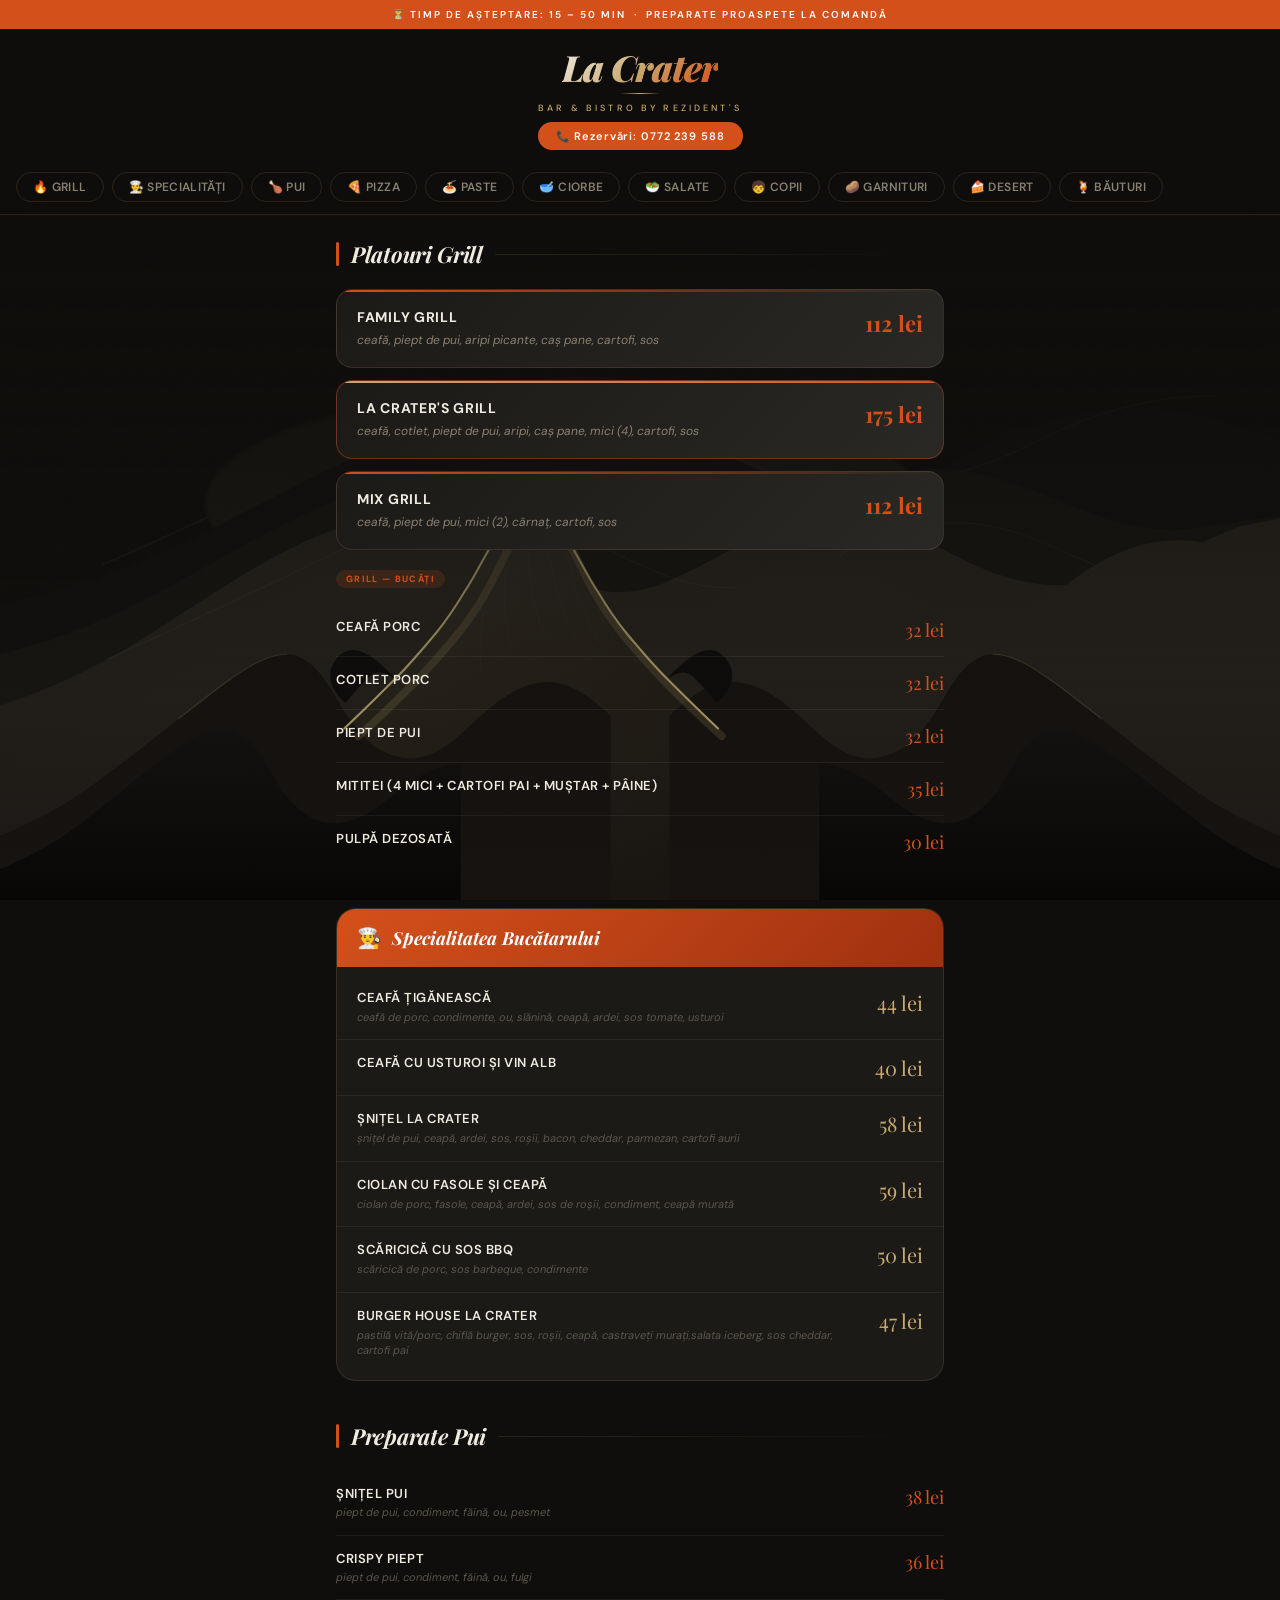
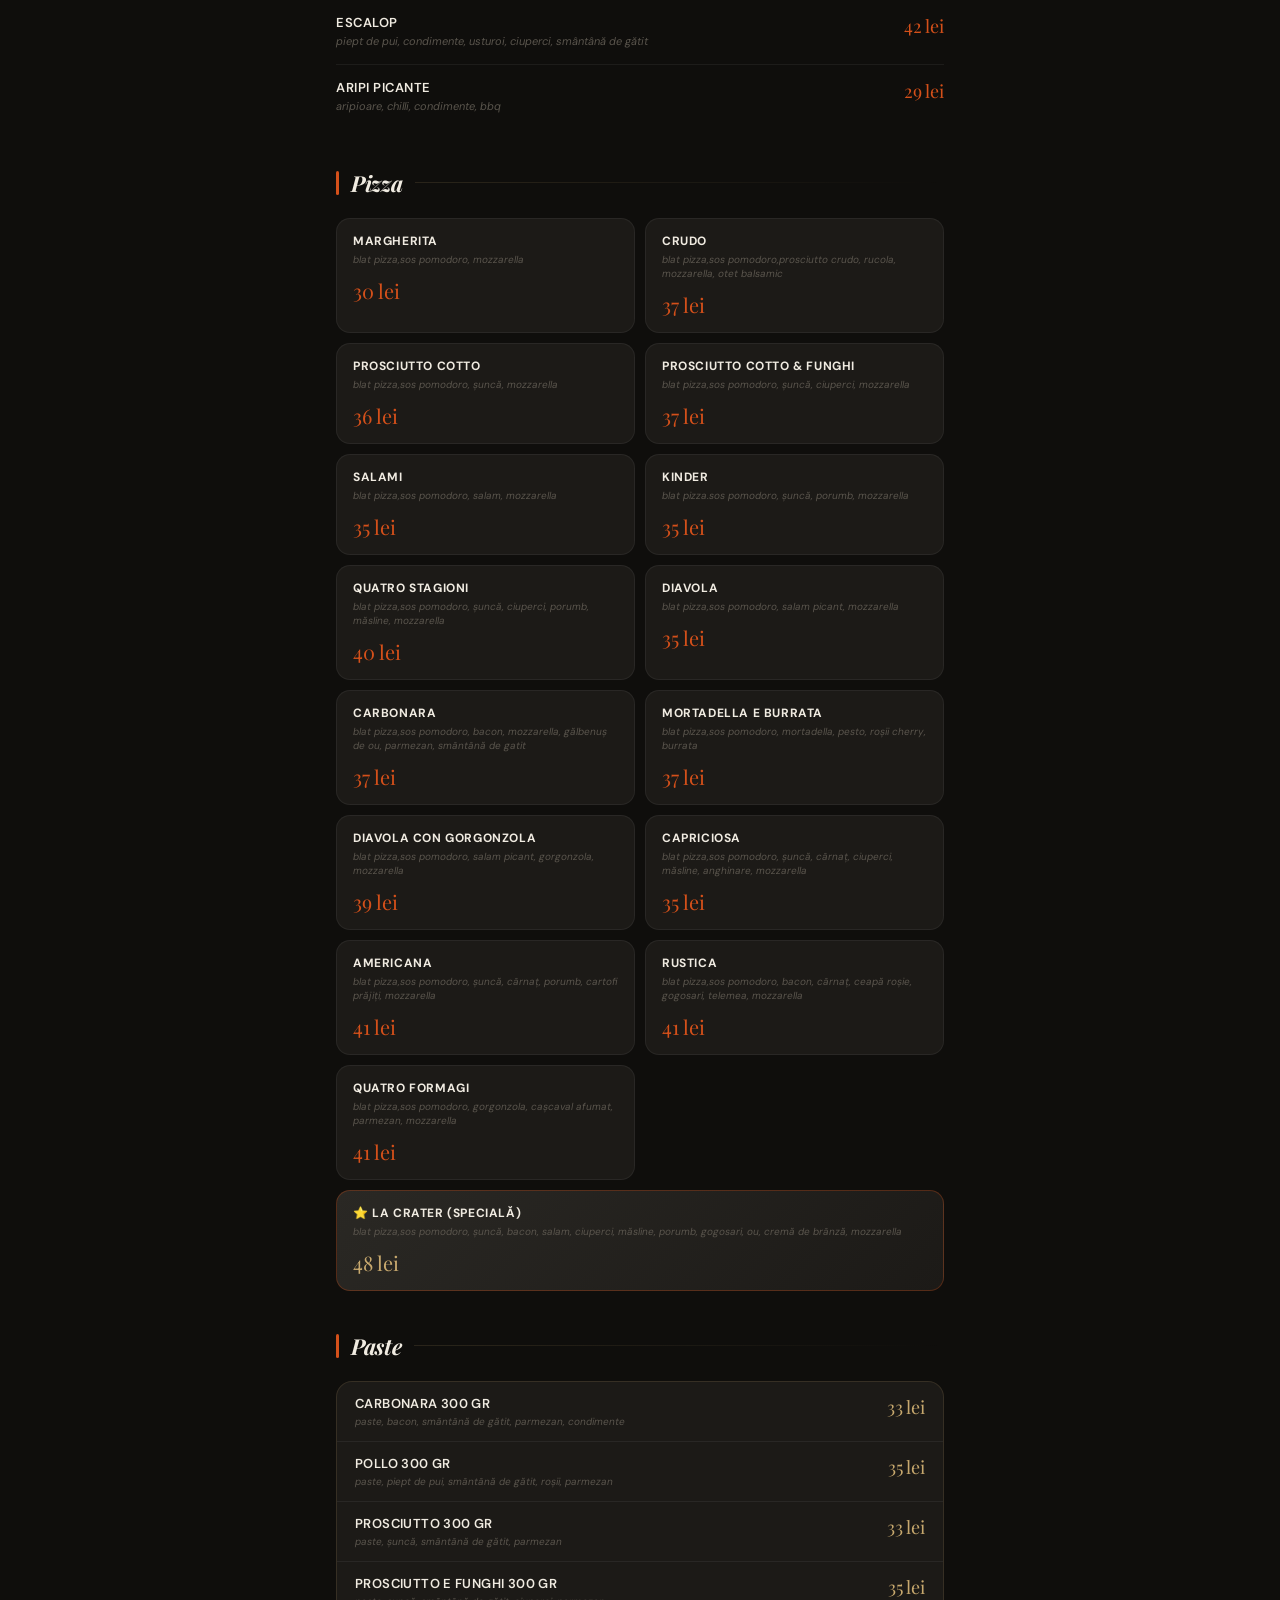
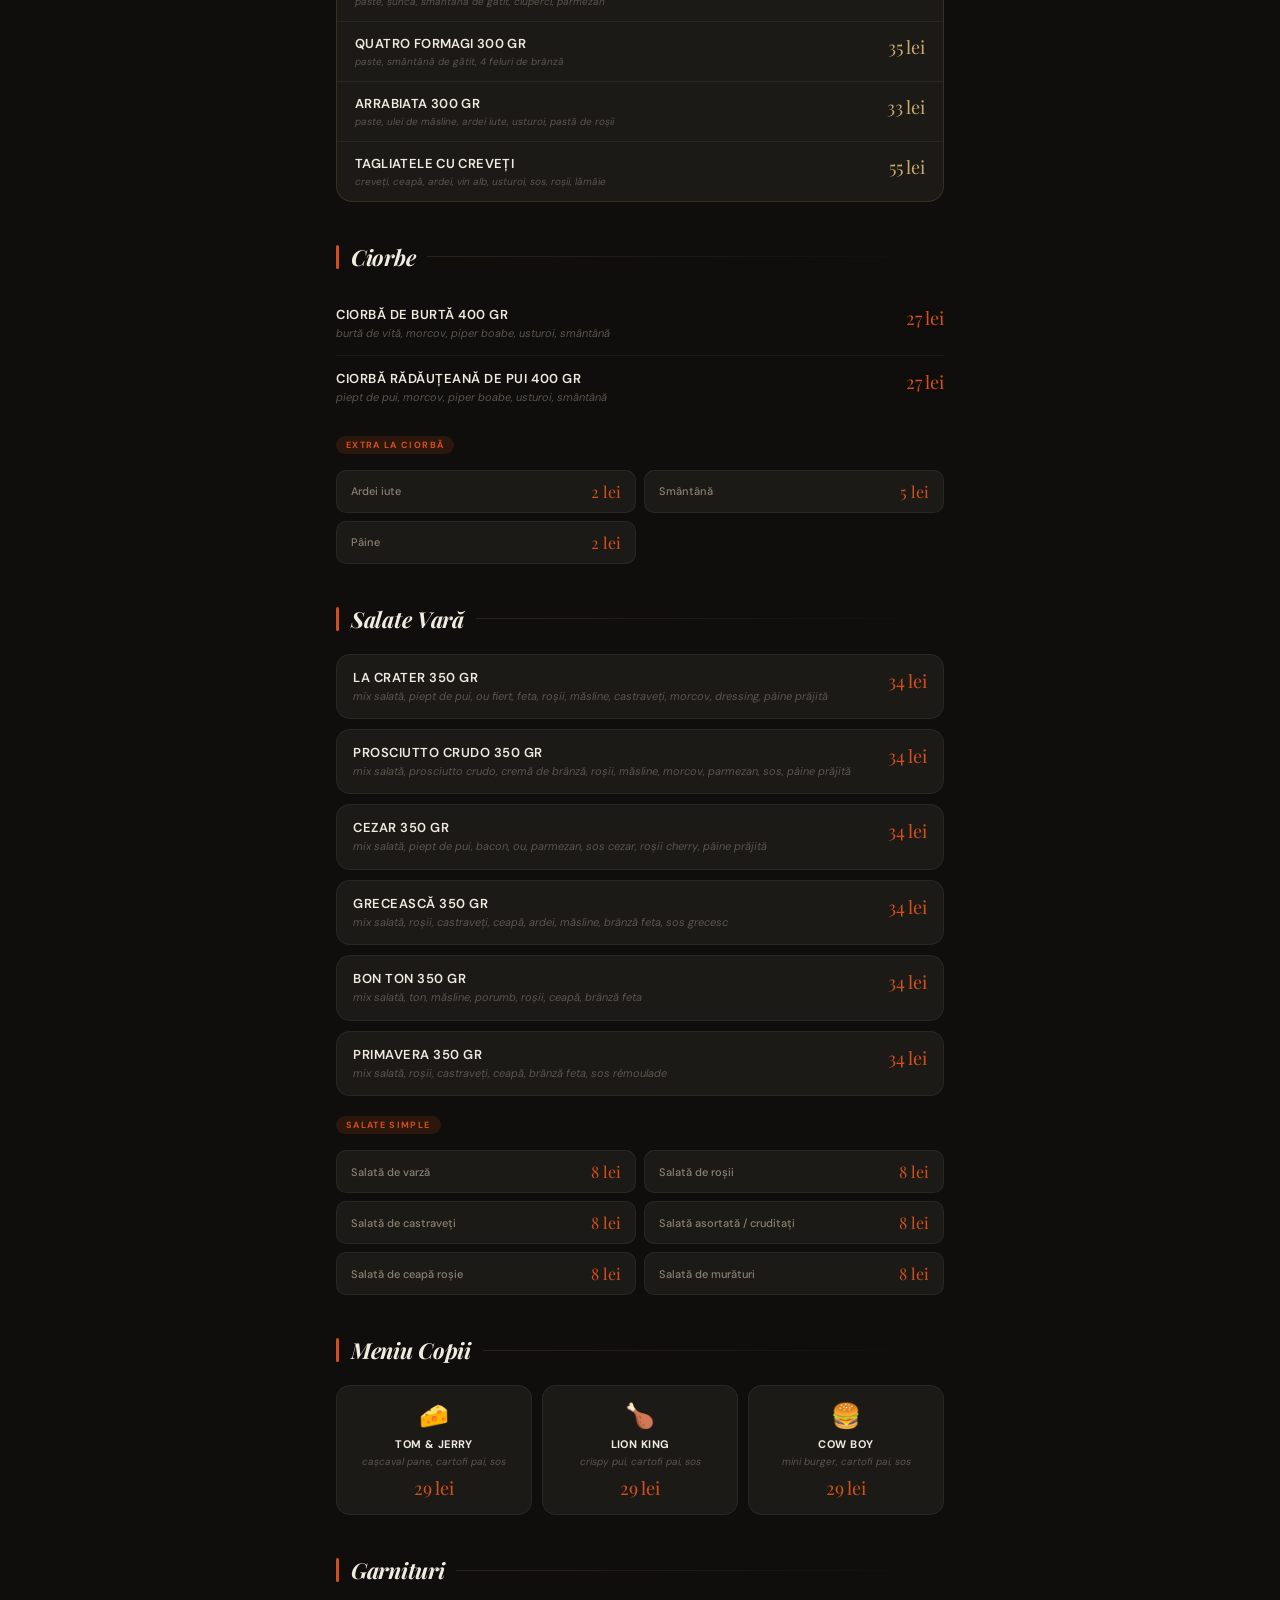
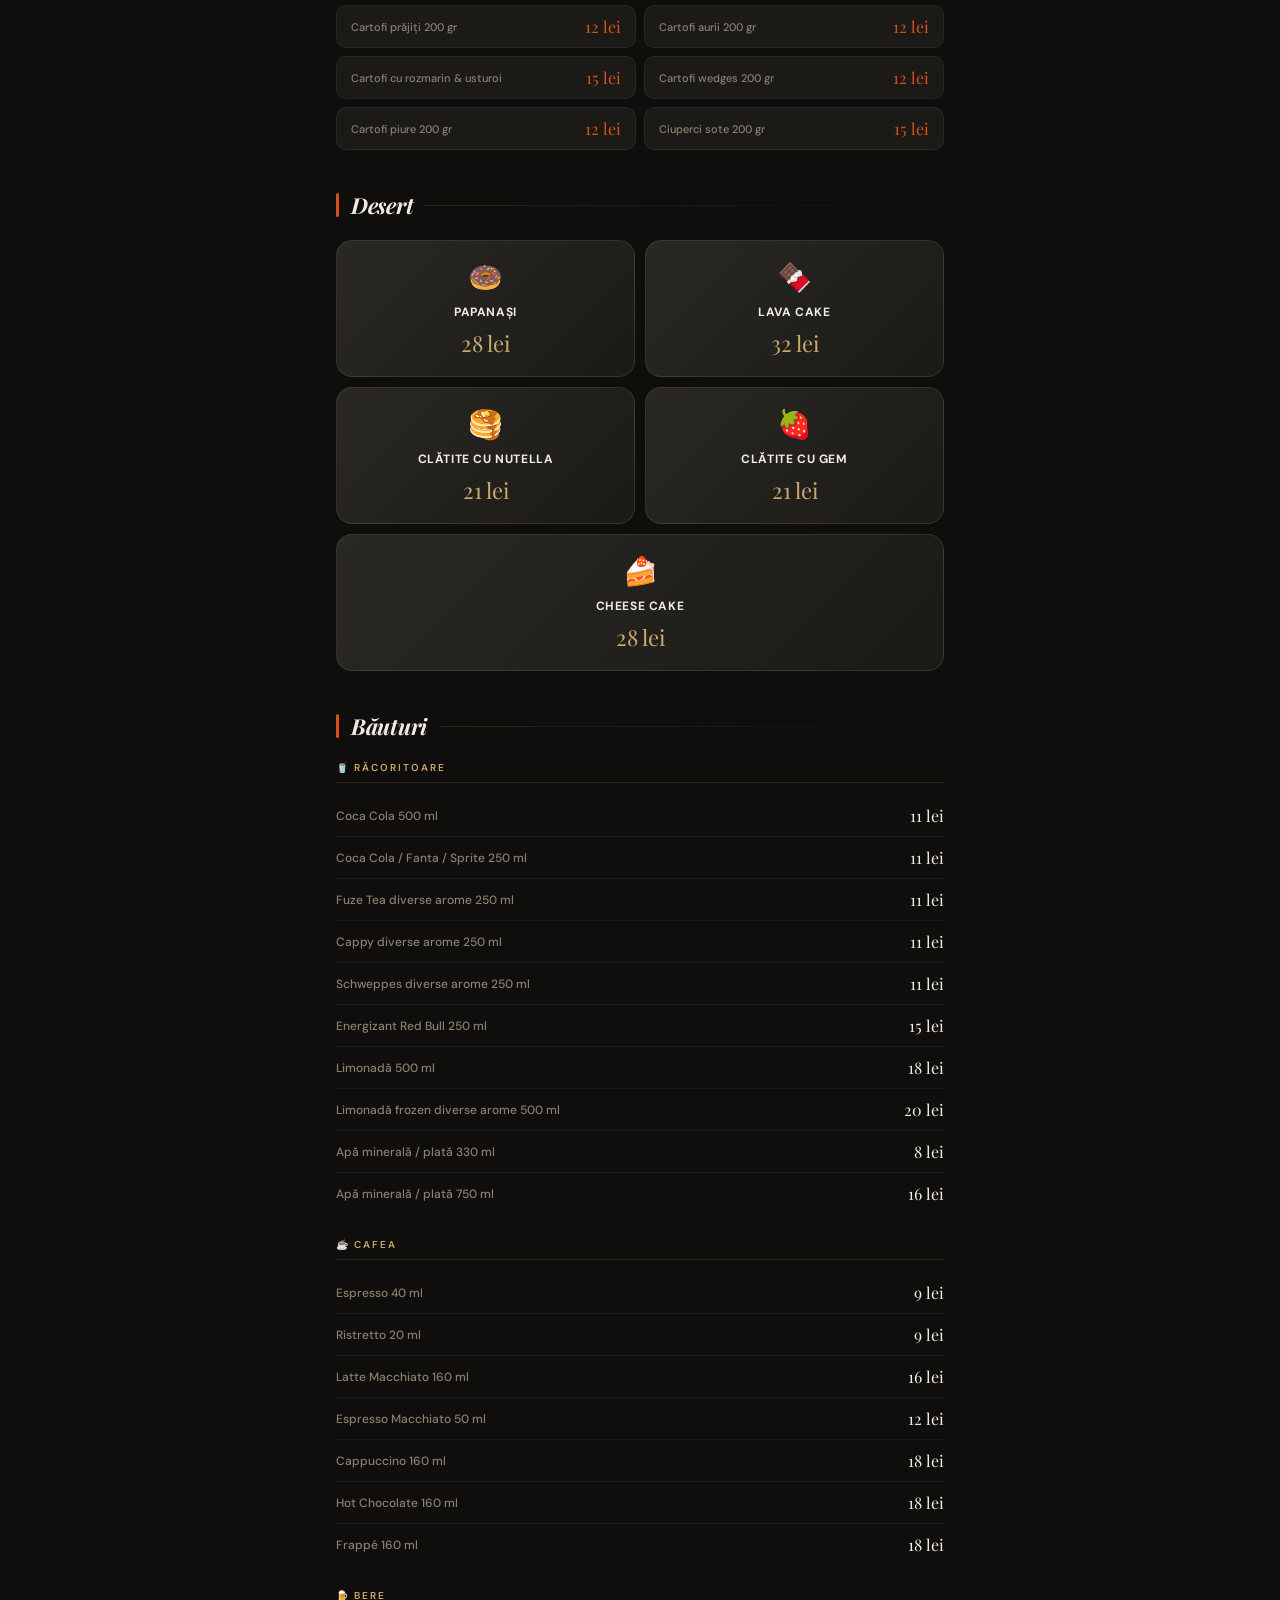
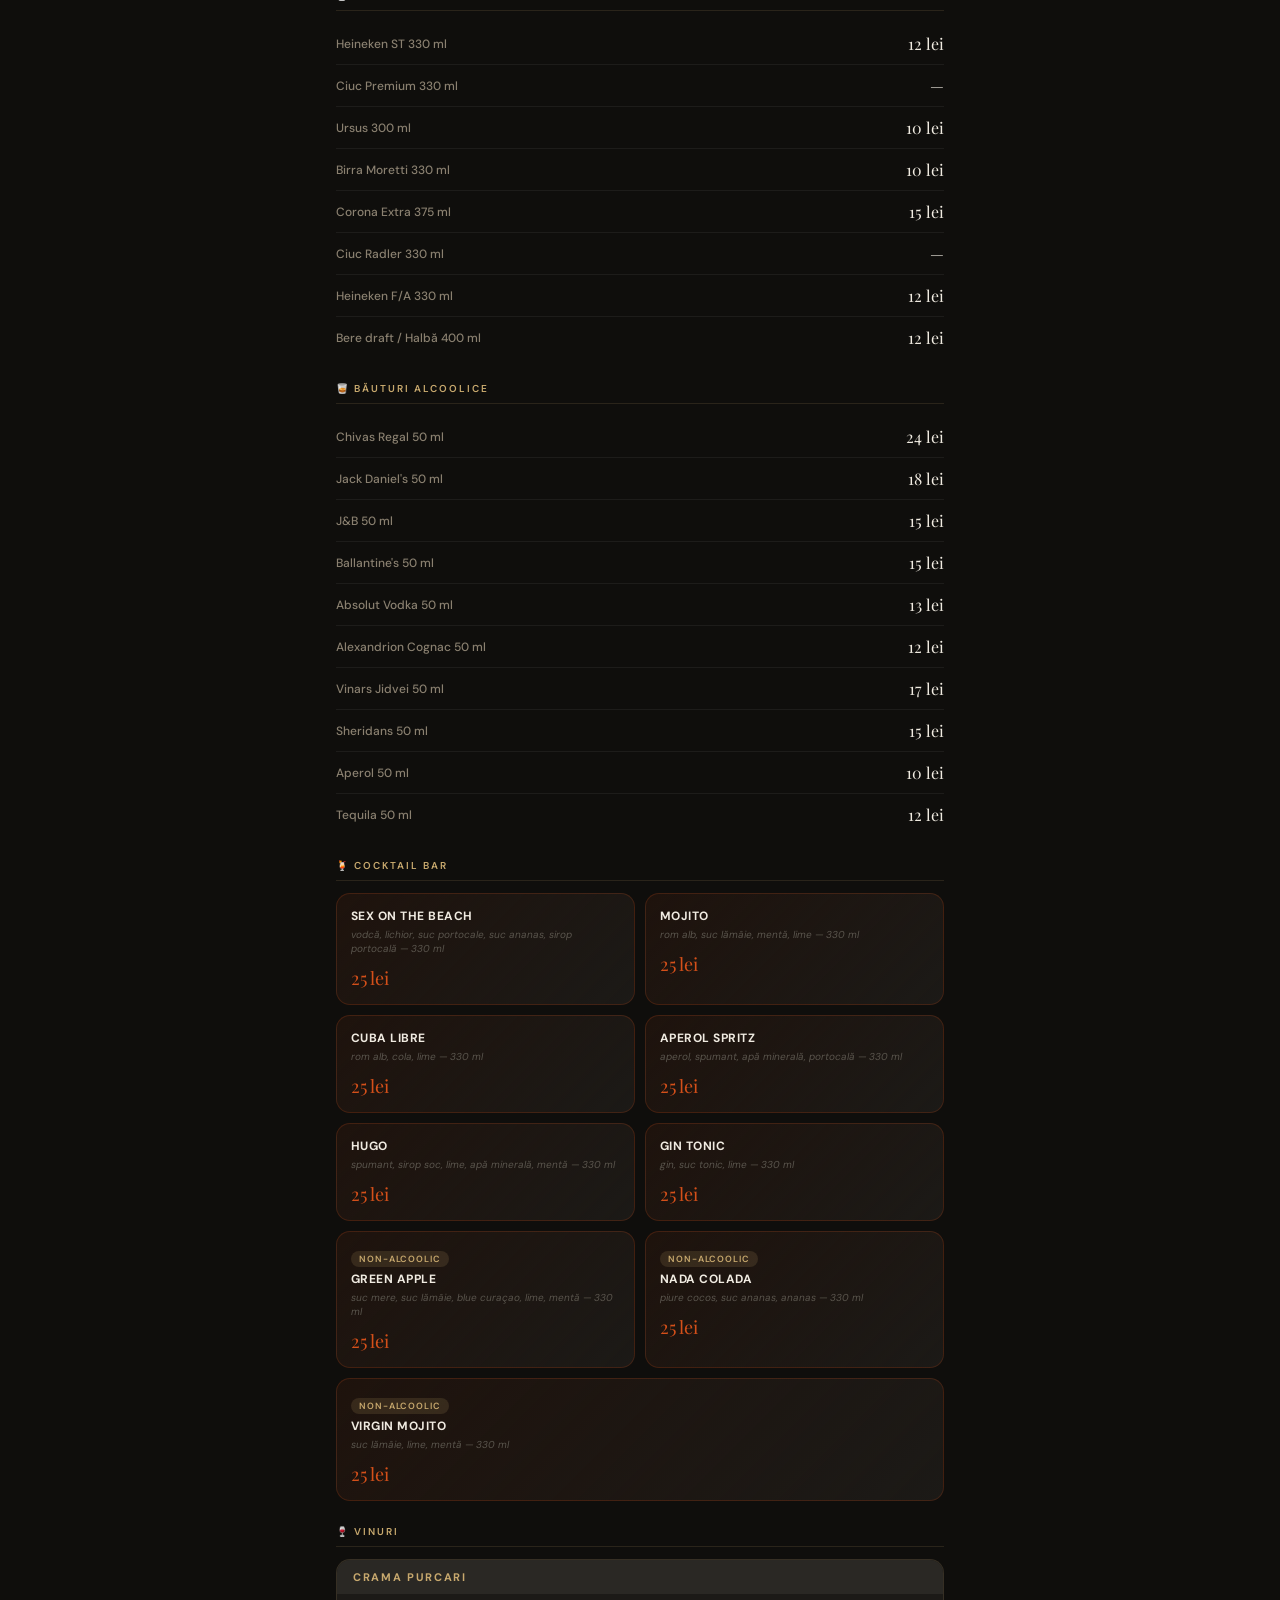
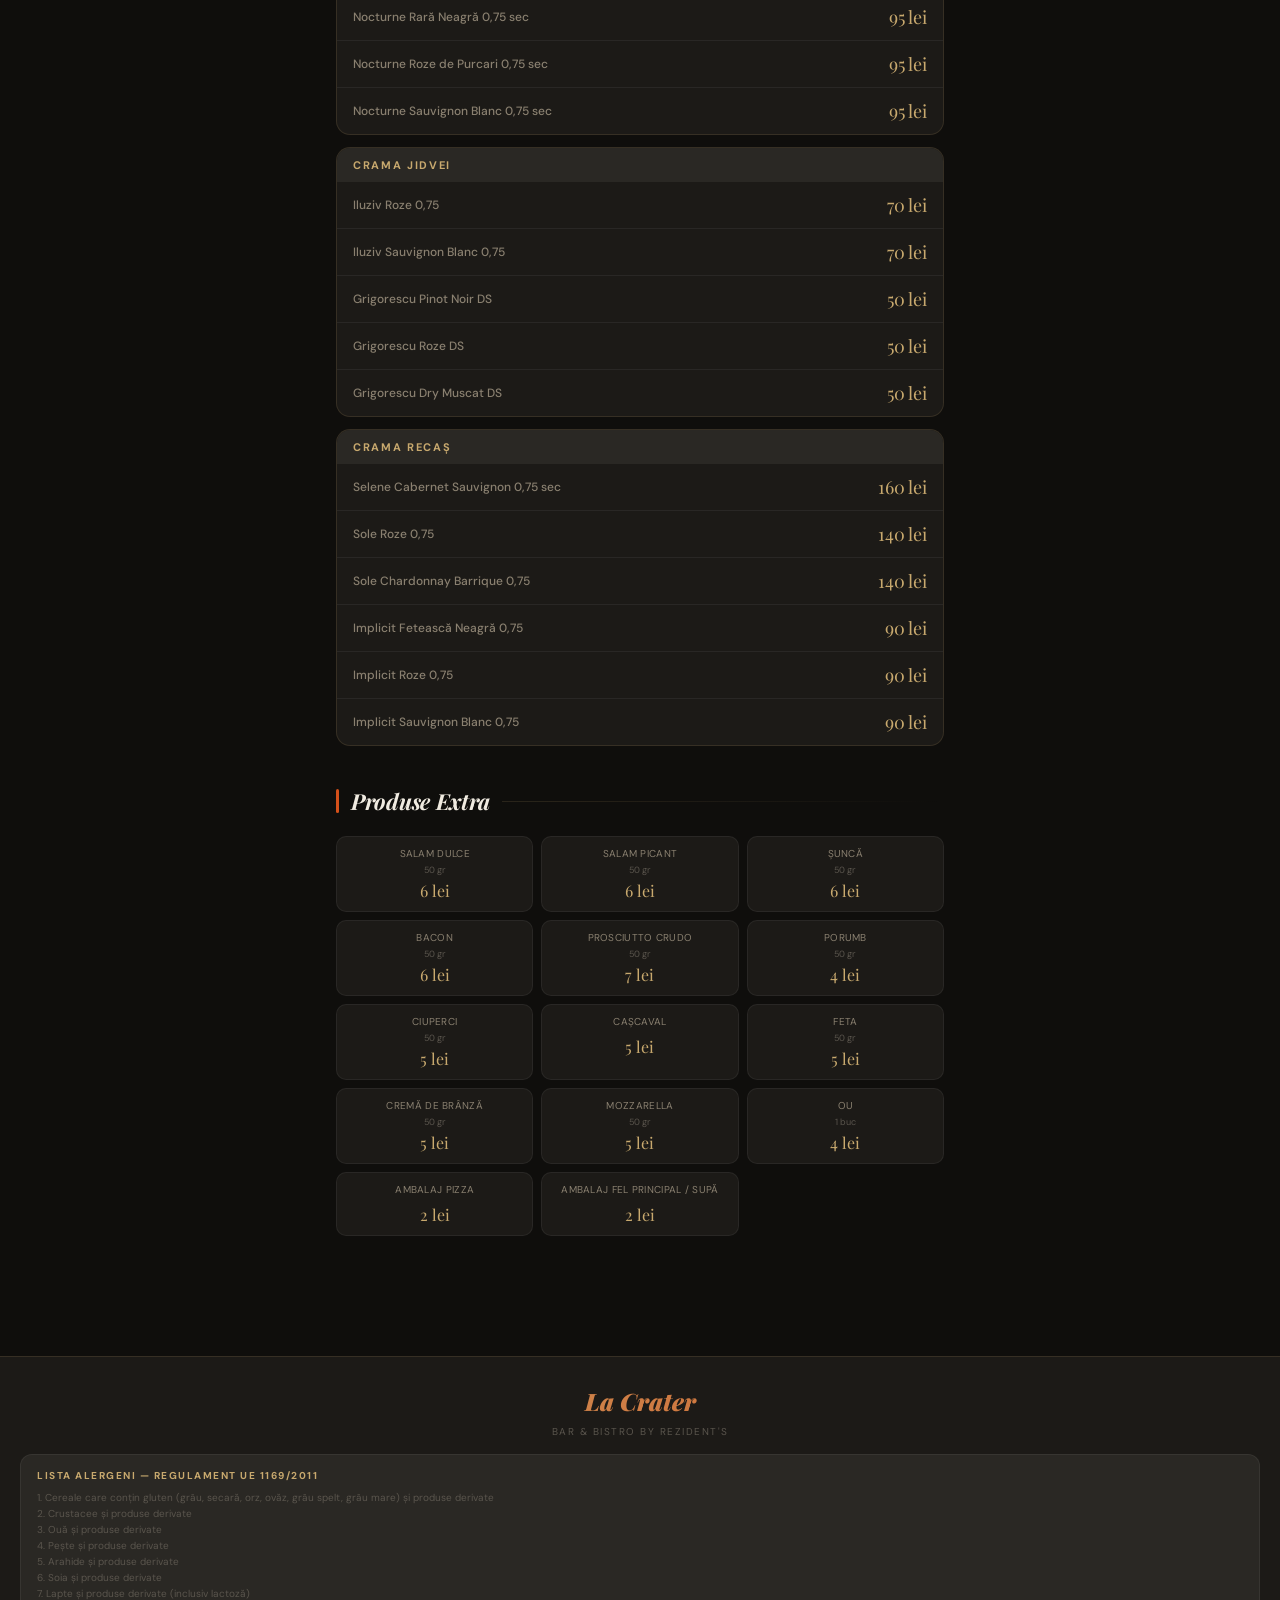
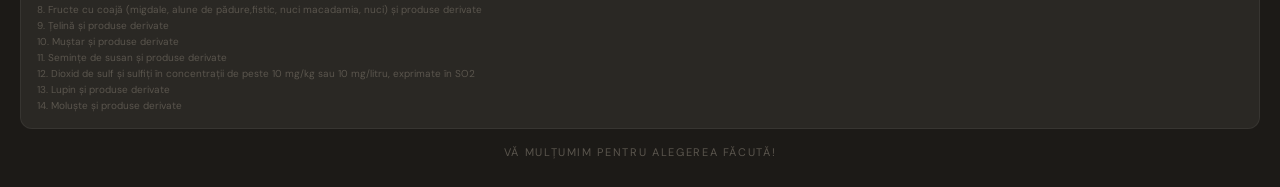
<file: index.html>
<!DOCTYPE html> 
<html lang="ro">
<head>
<meta charset="UTF-8">
<meta name="viewport" content="width=device-width, initial-scale=1.0">
<title>La Crater — Bar & Bistro</title>
  <link rel="icon" type="image/x-icon" href="favicon.ico.png">
<link href="https://fonts.googleapis.com/css2?family=Playfair+Display:ital,wght@0,700;0,900;1,700&family=DM+Sans:wght@300;400;500;600&display=swap" rel="stylesheet">
<style>
  :root {
    --ember: #D4501A;
    --ember-light: #E8622A;
    --ember-glow: rgba(212,80,26,0.15);
    --coal: #0F0E0C;
    --ash: #1C1A17;
    --smoke: #2A2824;
    --stone: #3D3A35;
    --parchment: #F5F0E8;
    --cream: #FAF7F2;
    --gold: #C8A96E;
    --gold-dim: rgba(200,169,110,0.3);
    --text-primary: #F0EBE1;
    --text-muted: #8A8070;
    --text-dim: #5A554D;
    --border: rgba(255,255,255,0.06);
    --border-warm: rgba(200,169,110,0.15);
  }

  * { margin: 0; padding: 0; box-sizing: border-box; }

  html { scroll-behavior: smooth; }

  body {
    background: var(--coal);
    color: var(--text-primary);
    font-family: 'DM Sans', sans-serif;
    min-height: 100vh;
    overflow-x: hidden;
  }

  /* ─── NOISE TEXTURE OVERLAY ─── */
  body::before {
    content: '';
    position: fixed;
    inset: 0;
    background-image: url("data:image/svg+xml,%3Csvg viewBox='0 0 256 256' xmlns='http://www.w3.org/2000/svg'%3E%3Cfilter id='noise'%3E%3CfeTurbulence type='fractalNoise' baseFrequency='0.9' numOctaves='4' stitchTiles='stitch'/%3E%3C/filter%3E%3Crect width='100%25' height='100%25' filter='url(%23noise)' opacity='0.04'/%3E%3C/svg%3E");
    pointer-events: none;
    z-index: 0;
    opacity: 0.5;
  }

  /* ─── MOUNTAIN BACKGROUND ─── */
  .mountain-bg {
    position: fixed;
    bottom: 0;
    left: 0;
    right: 0;
    width: 100%;
    height: 100vh;
    pointer-events: none;
    z-index: 0;
  }

  /* ─── WAIT BANNER ─── */
  .wait-banner {
    background: var(--ember);
    color: #fff;
    text-align: center;
    padding: 8px 16px;
    font-size: 10px;
    letter-spacing: 0.2em;
    text-transform: uppercase;
    font-weight: 600;
    position: sticky;
    top: 0;
    z-index: 100;
  }

  /* ─── HEADER ─── */
  header {
    position: sticky;
    top: 28px;
    z-index: 90;
    background: rgba(15,14,12,0.92);
    backdrop-filter: blur(20px);
    -webkit-backdrop-filter: blur(20px);
    border-bottom: 1px solid var(--border-warm);
  }

  .header-top {
    padding: 20px 16px 12px;
    text-align: center;
  }

  .logo-badge {
    display: inline-flex;
    flex-direction: column;
    align-items: center;
    gap: 2px;
  }

  .logo-main {
    font-family: 'Playfair Display', serif;
    font-size: 36px;
    font-weight: 900;
    font-style: italic;
    letter-spacing: -1px;
    line-height: 1;
    background: linear-gradient(135deg, #F0EBE1 0%, var(--gold) 50%, var(--ember) 100%);
    -webkit-background-clip: text;
    -webkit-text-fill-color: transparent;
    background-clip: text;
  }

  .logo-sub {
    font-size: 9px;
    letter-spacing: 0.35em;
    text-transform: uppercase;
    color: var(--gold);
    font-weight: 500;
  }

  .logo-divider {
    width: 40px;
    height: 1px;
    background: linear-gradient(90deg, transparent, var(--gold), transparent);
    margin: 6px auto;
  }

  .phone-btn {
    display: inline-flex;
    align-items: center;
    gap: 6px;
    background: var(--ember);
    color: white;
    text-decoration: none;
    font-size: 11px;
    font-weight: 600;
    letter-spacing: 0.08em;
    padding: 7px 18px;
    border-radius: 50px;
    margin-top: 8px;
    transition: background 0.2s;
  }

  .phone-btn:hover { background: var(--ember-light); }

  /* ─── NAV PILLS ─── */
  .nav-scroll {
    display: flex;
    gap: 8px;
    overflow-x: auto;
    padding: 10px 16px 12px;
    scrollbar-width: none;
  }
  .nav-scroll::-webkit-scrollbar { display: none; }

  .nav-pill {
    flex-shrink: 0;
    padding: 6px 16px;
    border-radius: 50px;
    font-size: 12px;
    font-weight: 600;
    text-decoration: none;
    border: 1px solid var(--border-warm);
    color: var(--text-muted);
    background: transparent;
    transition: all 0.2s;
    letter-spacing: 0.03em;
    text-transform: uppercase;
  }

  .nav-pill:hover, .nav-pill.active {
    background: var(--ember);
    border-color: var(--ember);
    color: white;
  }

  /* ─── MAIN ─── */
  main {
    max-width: 640px;
    margin: 0 auto;
    padding: 24px 16px 80px;
    position: relative;
    z-index: 1;
  }

  /* ─── SECTION TITLE ─── */
  .section-title {
    display: flex;
    align-items: center;
    gap: 12px;
    margin-bottom: 20px;
  }

  .section-title h2 {
    font-family: 'Playfair Display', serif;
    font-size: 22px;
    font-weight: 700;
    font-style: italic;
    color: var(--text-primary);
    letter-spacing: -0.3px;
  }

  .section-line {
    flex: 1;
    height: 1px;
    background: linear-gradient(90deg, var(--border-warm), transparent);
  }

  .section-accent {
    width: 3px;
    height: 24px;
    background: var(--ember);
    border-radius: 2px;
    flex-shrink: 0;
  }

  section { scroll-margin-top: 130px; margin-bottom: 40px; }

  /* ─── GRILL PLATTERS ─── */
  .platter-grid { display: grid; gap: 12px; }

  .platter-card {
    background: linear-gradient(135deg, var(--ash) 0%, var(--smoke) 100%);
    border: 1px solid var(--border-warm);
    border-radius: 16px;
    padding: 18px 20px;
    display: flex;
    justify-content: space-between;
    align-items: flex-start;
    gap: 16px;
    position: relative;
    overflow: hidden;
    transition: transform 0.2s, border-color 0.2s;
  }

  .platter-card::before {
    content: '';
    position: absolute;
    top: 0; left: 0; right: 0;
    height: 2px;
    background: linear-gradient(90deg, var(--ember), transparent);
  }

  .platter-card:hover { transform: translateY(-2px); border-color: var(--gold-dim); }
  .platter-card.featured { border-color: rgba(212,80,26,0.4); }
  .platter-card.featured::before { background: linear-gradient(90deg, var(--gold), var(--ember)); }

  .platter-name {
    font-weight: 700;
    font-size: 14px;
    text-transform: uppercase;
    letter-spacing: 0.05em;
    color: var(--text-primary);
    margin-bottom: 5px;
  }

  .platter-desc {
    font-size: 12px;
    color: var(--text-muted);
    line-height: 1.5;
    font-style: italic;
  }

  .platter-price {
    font-family: 'Playfair Display', serif;
    font-size: 22px;
    font-weight: 700;
    color: var(--ember);
    white-space: nowrap;
    flex-shrink: 0;
  }

  /* ─── CHEF'S SPECIALS — Dark panel ─── */
  .chef-panel {
    background: var(--ash);
    border: 1px solid var(--border-warm);
    border-radius: 20px;
    overflow: hidden;
  }

  .chef-header {
    background: linear-gradient(135deg, var(--ember) 0%, #A03010 100%);
    padding: 16px 20px;
    display: flex;
    align-items: center;
    gap: 10px;
  }

  .chef-header-icon { font-size: 20px; }

  .chef-header h2 {
    font-family: 'Playfair Display', serif;
    font-size: 18px;
    font-style: italic;
    font-weight: 700;
    color: white;
  }

  .chef-items { padding: 8px 0; }

  .chef-item {
    padding: 14px 20px;
    display: flex;
    justify-content: space-between;
    align-items: flex-start;
    gap: 16px;
    border-bottom: 1px solid var(--border);
    transition: background 0.15s;
  }

  .chef-item:last-child { border-bottom: none; }
  .chef-item:hover { background: rgba(255,255,255,0.03); }

  .chef-item-name {
    font-weight: 600;
    font-size: 13px;
    text-transform: uppercase;
    letter-spacing: 0.04em;
    margin-bottom: 4px;
  }

  .chef-item-desc {
    font-size: 11px;
    color: var(--text-dim);
    font-style: italic;
    line-height: 1.4;
  }

  .chef-item-price {
    font-family: 'Playfair Display', serif;
    font-size: 20px;
    color: var(--gold);
    white-space: nowrap;
    flex-shrink: 0;
  }

  /* ─── STANDARD LIST ─── */
  .menu-list { display: flex; flex-direction: column; gap: 0; }

  .menu-item {
    display: flex;
    justify-content: space-between;
    align-items: flex-start;
    gap: 16px;
    padding: 14px 0;
    border-bottom: 1px solid var(--border);
    transition: background 0.15s;
  }

  .menu-item:last-child { border-bottom: none; }

  .menu-item-name {
    font-size: 13px;
    font-weight: 600;
    text-transform: uppercase;
    letter-spacing: 0.04em;
    margin-bottom: 3px;
  }

  .menu-item-desc {
    font-size: 11px;
    color: var(--text-dim);
    font-style: italic;
    line-height: 1.4;
  }

  .menu-item-price {
    font-family: 'Playfair Display', serif;
    font-size: 18px;
    color: var(--ember);
    white-space: nowrap;
    flex-shrink: 0;
  }

  /* ─── PIZZA GRID ─── */
  .pizza-grid {
    display: grid;
    grid-template-columns: 1fr 1fr;
    gap: 10px;
  }

  .pizza-card {
    background: var(--ash);
    border: 1px solid var(--border);
    border-radius: 14px;
    padding: 14px 16px;
    transition: border-color 0.2s, transform 0.2s;
  }

  .pizza-card:hover { border-color: var(--gold-dim); transform: translateY(-2px); }
  .pizza-card.special { border-color: rgba(212,80,26,0.3); grid-column: span 2; background: linear-gradient(135deg, var(--smoke) 0%, var(--ash) 100%); }

  .pizza-card-name {
    font-size: 12px;
    font-weight: 700;
    text-transform: uppercase;
    letter-spacing: 0.05em;
    margin-bottom: 4px;
  }

  .pizza-card-desc {
    font-size: 10px;
    color: var(--text-dim);
    font-style: italic;
    line-height: 1.4;
    margin-bottom: 10px;
  }

  .pizza-card-price {
    font-family: 'Playfair Display', serif;
    font-size: 20px;
    color: var(--ember);
  }

  .pizza-card.special .pizza-card-price { color: var(--gold); }

  /* ─── PASTE TABLE ─── */
  .paste-list {
    background: var(--ash);
    border-radius: 16px;
    overflow: hidden;
    border: 1px solid var(--border-warm);
  }

  .paste-item {
    display: flex;
    justify-content: space-between;
    align-items: flex-start;
    padding: 13px 18px;
    border-bottom: 1px solid var(--border);
    gap: 16px;
  }

  .paste-item:last-child { border-bottom: none; }

  .paste-item-name {
    font-size: 13px;
    font-weight: 600;
    text-transform: uppercase;
    letter-spacing: 0.03em;
    margin-bottom: 3px;
  }

  .paste-item-desc {
    font-size: 10px;
    color: var(--text-dim);
    font-style: italic;
  }

  .paste-item-price {
    font-family: 'Playfair Display', serif;
    font-size: 18px;
    color: var(--gold);
    white-space: nowrap;
    flex-shrink: 0;
  }

  /* ─── SALATE GRID ─── */
  .salate-grid { display: grid; gap: 10px; }

  .salata-card {
    background: var(--ash);
    border: 1px solid var(--border);
    border-radius: 14px;
    padding: 14px 16px;
    display: flex;
    justify-content: space-between;
    align-items: flex-start;
    gap: 12px;
    transition: border-color 0.2s;
  }

  .salata-card:hover { border-color: var(--gold-dim); }

  /* ─── SMALL SIDES GRID ─── */
  .sides-grid {
    display: grid;
    grid-template-columns: 1fr 1fr;
    gap: 8px;
  }

  .side-item {
    background: var(--ash);
    border: 1px solid var(--border);
    border-radius: 10px;
    padding: 10px 14px;
    display: flex;
    justify-content: space-between;
    align-items: center;
    gap: 8px;
  }

  .side-item-name { font-size: 11px; font-weight: 500; color: var(--text-muted); }
  .side-item-price { font-family: 'Playfair Display', serif; font-size: 16px; color: var(--ember); white-space: nowrap; }

  /* ─── DRINKS ─── */
  .drinks-section { margin-bottom: 24px; }

  .drinks-subtitle {
    font-size: 10px;
    letter-spacing: 0.2em;
    text-transform: uppercase;
    color: var(--gold);
    font-weight: 600;
    margin-bottom: 12px;
    padding-bottom: 8px;
    border-bottom: 1px solid var(--border-warm);
  }

  .drink-row {
    display: flex;
    justify-content: space-between;
    align-items: center;
    padding: 10px 0;
    border-bottom: 1px solid var(--border);
    gap: 12px;
  }

  .drink-row:last-child { border-bottom: none; }
  .drink-name { font-size: 12px; font-weight: 500; color: var(--text-muted); }
  .drink-price { font-family: 'Playfair Display', serif; font-size: 16px; color: var(--text-primary); white-space: nowrap; }

  /* ─── COCKTAIL CARDS ─── */
  .cocktail-grid { display: grid; grid-template-columns: 1fr 1fr; gap: 10px; }

  .cocktail-card {
    background: linear-gradient(135deg, rgba(212,80,26,0.08) 0%, var(--ash) 100%);
    border: 1px solid rgba(212,80,26,0.2);
    border-radius: 14px;
    padding: 14px;
    transition: border-color 0.2s, transform 0.2s;
  }

  .cocktail-card:hover { border-color: rgba(212,80,26,0.5); transform: translateY(-2px); }
  .cocktail-name { font-size: 12px; font-weight: 700; text-transform: uppercase; letter-spacing: 0.04em; margin-bottom: 4px; }
  .cocktail-desc { font-size: 10px; color: var(--text-dim); font-style: italic; line-height: 1.4; margin-bottom: 10px; }
  .cocktail-price { font-family: 'Playfair Display', serif; font-size: 18px; color: var(--ember); }

  .non-alc-badge {
    display: inline-block;
    background: rgba(200,169,110,0.15);
    color: var(--gold);
    font-size: 9px;
    letter-spacing: 0.1em;
    text-transform: uppercase;
    font-weight: 600;
    padding: 2px 8px;
    border-radius: 50px;
    margin-bottom: 4px;
  }

  /* ─── WINE TABLE ─── */
  .wine-winery {
    background: var(--ash);
    border: 1px solid var(--border-warm);
    border-radius: 14px;
    overflow: hidden;
    margin-bottom: 12px;
  }

  .wine-winery-header {
    background: var(--smoke);
    padding: 10px 16px;
    font-size: 11px;
    font-weight: 700;
    letter-spacing: 0.15em;
    text-transform: uppercase;
    color: var(--gold);
  }

  .wine-row {
    display: flex;
    justify-content: space-between;
    align-items: center;
    padding: 11px 16px;
    border-bottom: 1px solid var(--border);
    gap: 12px;
  }

  .wine-row:last-child { border-bottom: none; }
  .wine-name { font-size: 12px; font-weight: 500; color: var(--text-muted); }
  .wine-price { font-family: 'Playfair Display', serif; font-size: 18px; color: var(--gold); white-space: nowrap; }

  /* ─── DESERT ─── */
  .desert-grid { display: grid; grid-template-columns: 1fr 1fr; gap: 10px; }

  .desert-card {
    background: linear-gradient(135deg, var(--smoke) 0%, var(--ash) 100%);
    border: 1px solid var(--border-warm);
    border-radius: 16px;
    padding: 18px;
    text-align: center;
    transition: transform 0.2s, border-color 0.2s;
  }

  .desert-card:hover { transform: translateY(-3px); border-color: var(--gold-dim); }
  .desert-icon { font-size: 28px; margin-bottom: 8px; }
  .desert-name { font-size: 12px; font-weight: 700; text-transform: uppercase; letter-spacing: 0.05em; margin-bottom: 8px; }
  .desert-price { font-family: 'Playfair Display', serif; font-size: 22px; color: var(--gold); }

  /* ─── MENIU COPII ─── */
  .copii-grid { display: grid; grid-template-columns: repeat(3, 1fr); gap: 10px; }

  .copii-card {
    background: var(--ash);
    border: 1px solid var(--border);
    border-radius: 14px;
    padding: 14px;
    text-align: center;
    transition: border-color 0.2s;
  }

  .copii-card:hover { border-color: var(--gold-dim); }
  .copii-icon { font-size: 24px; margin-bottom: 6px; }
  .copii-name { font-size: 11px; font-weight: 700; text-transform: uppercase; letter-spacing: 0.04em; margin-bottom: 4px; }
  .copii-desc { font-size: 10px; color: var(--text-dim); font-style: italic; margin-bottom: 8px; }
  .copii-price { font-family: 'Playfair Display', serif; font-size: 18px; color: var(--ember); }

  /* ─── EXTRAS GRID ─── */
  .extras-grid { display: grid; grid-template-columns: repeat(3, 1fr); gap: 8px; }
  .extra-chip {
    background: var(--ash);
    border: 1px solid var(--border);
    border-radius: 10px;
    padding: 10px;
    display: flex;
    flex-direction: column;
    align-items: center;
    gap: 4px;
    text-align: center;
  }
  .extra-chip-name { font-size: 10px; color: var(--text-muted); text-transform: uppercase; letter-spacing: 0.03em; }
  .extra-chip-qty { font-size: 9px; color: var(--text-dim); }
  .extra-chip-price { font-family: 'Playfair Display', serif; font-size: 16px; color: var(--gold); }

  /* ─── FOOTER ─── */
  footer {
    background: var(--ash);
    border-top: 1px solid var(--border-warm);
    padding: 28px 20px;
    text-align: center;
    position: relative;
    z-index: 1;
  }

  .footer-logo {
    font-family: 'Playfair Display', serif;
    font-size: 24px;
    font-weight: 900;
    font-style: italic;
    background: linear-gradient(135deg, var(--gold), var(--ember));
    -webkit-background-clip: text;
    -webkit-text-fill-color: transparent;
    background-clip: text;
    margin-bottom: 8px;
  }

  .allergen-box {
    background: var(--smoke);
    border: 1px solid var(--border);
    border-radius: 12px;
    padding: 14px 16px;
    margin: 16px 0;
    text-align: left;
  }

  .allergen-title { font-size: 10px; letter-spacing: 0.15em; text-transform: uppercase; color: var(--gold); font-weight: 700; margin-bottom: 8px; }
  .allergen-text { font-size: 10px; color: var(--text-dim); line-height: 1.6; }

  .footer-thanks { font-size: 11px; color: var(--text-dim); letter-spacing: 0.15em; text-transform: uppercase; margin-top: 16px; }

  /* ─── SCROLL ANIMATIONS ─── */
  @keyframes fadeUp {
    from { opacity: 0; transform: translateY(16px); }
    to   { opacity: 1; transform: translateY(0); }
  }

  section { animation: fadeUp 0.5s ease both; }

  /* ─── CATEGORY BADGE ─── */
  .cat-badge {
    display: inline-block;
    font-size: 9px;
    font-weight: 700;
    letter-spacing: 0.15em;
    text-transform: uppercase;
    color: var(--ember);
    background: var(--ember-glow);
    padding: 3px 10px;
    border-radius: 50px;
    margin-bottom: 16px;
  }
</style>
</head>
<body>
<!-- ═══ MOUNTAIN BACKGROUND ═══ -->
<svg class="mountain-bg" viewBox="0 0 1000 700" preserveAspectRatio="xMidYMax meet" xmlns="http://www.w3.org/2000/svg">
  <defs>
    <linearGradient id="sky-fade" x1="0" y1="0" x2="0" y2="1">
      <stop offset="0%"   stop-color="#0F0E0C" stop-opacity="1"/>
      <stop offset="28%"  stop-color="#0F0E0C" stop-opacity="0.96"/>
      <stop offset="52%"  stop-color="#0F0E0C" stop-opacity="0.60"/>
      <stop offset="78%"  stop-color="#0F0E0C" stop-opacity="0.18"/>
      <stop offset="100%" stop-color="#0F0E0C" stop-opacity="0"/>
    </linearGradient>
    <linearGradient id="rock-mid" x1="0" y1="0" x2="0" y2="1">
      <stop offset="0%"   stop-color="#2E2A24"/>
      <stop offset="100%" stop-color="#1A1815"/>
    </linearGradient>
    <linearGradient id="rock-peak" x1="0.3" y1="0" x2="0.7" y2="1">
      <stop offset="0%"   stop-color="#3A342C"/>
      <stop offset="50%"  stop-color="#252118"/>
      <stop offset="100%" stop-color="#181512"/>
    </linearGradient>
    <linearGradient id="rock-fore" x1="0" y1="0" x2="0" y2="1">
      <stop offset="0%"   stop-color="#141210"/>
      <stop offset="100%" stop-color="#080706"/>
    </linearGradient>
    <clipPath id="mtn-clip">
      <rect x="0" y="0" width="1000" height="700"/>
    </clipPath>
    <filter id="blur-back" x="-5%" y="-5%" width="110%" height="110%">
      <feGaussianBlur stdDeviation="1.5"/>
    </filter>
  </defs>
 
  <g clip-path="url(#mtn-clip)">
 
    <!-- LAYER 6 — sky glow behind peaks, atmospheric depth -->
    <ellipse cx="440" cy="390" rx="280" ry="90" fill="#1E1C17" filter="url(#blur-back)"/>
    <ellipse cx="440" cy="390" rx="180" ry="55" fill="#26221C" filter="url(#blur-back)"/>
 
    <!-- LAYER 5 — farthest range, barely lighter than sky -->
    <path fill="#121110" d="
      M0,700 L0,468
      C45,460 88,446 128,428
      C164,412 196,394 232,376
      C265,359 294,346 326,334
      C356,323 382,316 412,312
      C440,308 464,312 492,320
      C518,328 540,340 566,352
      C592,364 616,374 644,378
      C672,382 696,378 722,368
      C748,358 768,344 796,334
      C824,324 850,318 880,316
      C910,314 936,320 966,330
      L1000,340 L1000,700 Z
    "/>
    <!-- farther peaks accent ridgeline -->
    <path fill="none" stroke="#1E1B17" stroke-width="1.5" d="
      M80,438 C128,418 172,396 220,374 C262,354 298,336 340,318
      C378,302 412,294 448,292 C480,290 510,298 545,312
      C578,325 608,342 645,356 C680,368 712,374 748,366
      C782,358 810,340 845,326 C878,313 912,306 950,306
    "/>
 
    <!-- LAYER 4 — distant ridgeline, more visible -->
    <path fill="#191714" d="
      M0,700 L0,508
      C32,500 66,488 100,472
      C130,458 155,442 185,426
      C213,411 237,398 264,387
      C290,377 312,370 338,366
      C362,362 383,364 406,370
      C428,376 446,386 466,396
      C486,406 504,414 526,418
      C548,422 568,420 590,412
      C612,404 630,392 652,382
      C674,372 694,366 718,364
      C742,362 764,366 790,374
      C816,382 838,394 864,402
      C890,410 914,414 944,408
      L1000,400 L1000,700 Z
    "/>
 
    <!-- LAYER 3 — mid mountains, more contrast -->
    <path fill="url(#rock-mid)" d="
      M0,700 L0,548
      C26,540 54,528 84,512
      C110,498 132,482 158,466
      C182,451 202,438 226,426
      C248,415 266,408 288,403
      C308,398 326,397 346,401
      C364,405 379,413 395,423
      C411,433 425,443 442,450
      C459,457 475,461 493,459
      C511,457 527,449 545,440
      C563,431 578,422 595,414
      C612,406 628,401 647,400
      C666,399 683,402 703,410
      C723,418 741,429 761,438
      C781,447 800,453 823,454
      C846,455 868,450 894,440
      C920,430 943,418 969,408
      L1000,402 L1000,700 Z
    "/>
    <!-- mid range ridge detail -->
    <path fill="none" stroke="rgba(180,155,100,0.08)" stroke-width="1" d="
      M84,512 C132,490 180,468 226,446 C268,425 302,410 340,402
      C375,394 406,396 440,410 C472,423 498,440 530,450
      C560,459 588,458 620,446 C650,435 676,418 710,410
      C742,402 770,404 803,416 C835,428 864,446 900,452
    "/>
 
    <!-- LAYER 2 — main mountain body -->
    <path fill="url(#rock-mid)" d="
      M0,700 L0,596
      C20,589 44,580 68,568
      C88,558 106,546 126,532
      C146,518 163,504 181,490
      C198,477 213,465 229,454
      C245,444 258,436 273,429
      C288,422 300,417 314,414
      C327,411 338,410 351,412
      C363,414 373,419 385,427
      C397,435 406,445 417,455
      C428,465 438,475 450,483
      C462,491 473,496 486,498
      C499,500 511,497 524,491
      C537,485 547,476 559,467
      C571,458 581,450 593,443
      C605,436 616,432 629,430
      C642,428 653,429 666,433
      C679,437 689,445 701,453
      C713,461 723,470 736,476
      C749,482 761,485 776,483
      C791,481 803,474 817,465
      C831,456 842,446 856,438
      C870,430 883,424 899,421
      C915,418 929,418 947,422
      L1000,428 L1000,700 Z
    "/>
 
    <!-- MAIN PEAK — dramatic V-crater summit -->
    <path fill="url(#rock-peak)" d="
      M170,700 L170,640
      C188,630 205,618 223,605
      C239,593 253,580 269,566
      C283,553 296,540 309,527
      C321,515 331,503 341,491
      C350,480 357,469 363,459
      C369,450 373,442 377,435
      C381,428 384,422 387,417
      C390,412 392,408 395,405
      C398,402 400,400 403,399
      C406,398 409,397 413,397
      C417,397 421,398 425,399
      C429,400 432,402 435,405
      C438,408 440,412 443,417
      C446,422 449,428 453,435
      C457,442 461,450 467,459
      C473,469 480,480 489,491
      C499,503 509,515 521,527
      C534,540 547,553 561,566
      C577,580 591,593 607,605
      C625,618 642,630 660,640
      L660,700 Z
    "/>
 
    <!-- Left rock spur — big secondary mass left of peak -->
    <path fill="#161310" d="
      M0,700 L0,650
      C16,643 34,635 52,624
      C68,614 82,603 98,591
      C113,580 126,569 140,558
      C153,548 164,539 175,531
      C185,524 193,518 202,514
      C210,510 217,508 224,508
      C231,508 237,511 243,516
      C249,521 254,528 259,536
      C264,544 268,552 274,560
      C280,568 286,575 293,580
      C300,585 308,588 317,589
      C326,590 334,588 343,583
      C352,578 359,571 368,563
      C377,555 385,547 395,541
      C404,535 413,531 423,530
      C433,529 441,531 451,536
      C460,541 468,548 477,556
      L477,700 Z
    "/>
 
    <!-- Right rock spur -->
    <path fill="#161310" d="
      M523,700 L523,556
      C532,548 540,541 549,536
      C559,531 567,529 577,530
      C587,531 596,535 605,541
      C615,547 623,555 632,563
      C641,571 648,578 657,583
      C666,588 674,590 683,589
      C692,588 700,585 707,580
      C714,575 720,568 726,560
      C732,552 736,544 741,536
      C746,528 751,521 757,516
      C763,511 769,508 776,508
      C783,508 790,510 798,514
      C807,518 815,524 825,531
      C836,539 847,548 860,558
      C874,569 887,580 902,591
      C918,603 932,614 948,624
      C966,635 984,643 1000,650
      L1000,700 Z
    "/>
 
    <!-- Left foreground rock — darkest, closest -->
    <path fill="url(#rock-fore)" d="
      M0,700 L0,676
      C14,670 29,663 45,653
      C59,644 71,634 85,623
      C98,613 109,603 121,594
      C132,586 141,579 151,574
      C160,569 167,567 175,567
      C182,567 188,570 194,575
      C200,580 204,587 209,595
      C214,603 218,612 224,619
      C230,626 236,632 244,636
      C252,640 260,641 270,639
      C280,637 288,632 298,625
      C308,618 316,610 327,604
      C338,598 348,594 360,593
      L360,700 Z
    "/>
 
    <!-- Right foreground rock -->
    <path fill="url(#rock-fore)" d="
      M640,700 L640,593
      C652,594 662,598 673,604
      C684,610 692,618 702,625
      C712,632 720,637 730,639
      C740,641 748,640 756,636
      C764,632 770,626 776,619
      C782,612 786,603 791,595
      C796,587 800,580 806,575
      C812,570 818,567 825,567
      C833,567 840,569 849,574
      C859,579 868,586 879,594
      C891,603 902,613 916,623
      C930,634 942,644 956,653
      C972,663 987,670 1000,676
      L1000,700 Z
    "/>
 
    <!-- Tiny rock teeth on peak flanks — crenellation detail -->
    <path fill="#0E0C0A" d="
      M309,527 C302,520 296,514 290,510 C284,506 278,504 273,505
      C268,506 264,509 261,514 C258,519 257,525 259,531
      C261,537 265,542 270,546 C275,540 281,533 288,526 C295,519 302,523 309,527 Z
    "/>
    <path fill="#0E0C0A" d="
      M521,527 C528,523 535,519 542,526 C549,533 555,540 560,546
      C565,542 569,537 571,531 C573,525 572,519 569,514
      C566,509 562,506 557,505 C552,504 546,506 540,510
      C534,514 528,520 521,527 Z
    "/>
 
    <!-- RIDGE HIGHLIGHT — the golden lit crest (user's version, enhanced) -->
    <path fill="none" stroke="rgba(211,195,130,0.85)" stroke-width="1.6"
          stroke-linecap="round" stroke-linejoin="round" d="
      M269,566
      C283,553 296,540 309,527
      C321,515 331,503 341,491
      C350,480 357,469 363,459
      C369,450 373,442 377,435
      C381,428 384,422 387,417
      C390,412 392,408 395,405
      C398,402 400,400 403,399
      C406,398 409,397 413,397
      C417,397 421,398 425,399
      C429,400 432,402 435,405
      C438,408 440,412 443,417
      C446,422 449,428 453,435
      C457,442 461,450 467,459
      C473,469 480,480 489,491
      C499,503 509,515 521,527
      C534,540 547,553 561,566
    "/>
    <!-- Glow halo behind the ridge line — gives depth -->
    <path fill="none" stroke="rgba(200,169,110,0.18)" stroke-width="6"
          stroke-linecap="round" stroke-linejoin="round" d="
      M280,572
      C296,558 310,544 323,531
      C336,518 347,505 357,493
      C367,481 374,470 380,459
      C386,449 390,440 394,432
      C398,424 401,417 404,412
      C407,407 409,403 412,400
      C415,398 418,397 422,397
      C426,397 429,398 432,400
      C435,403 437,407 440,412
      C443,417 446,424 450,432
      C454,440 458,449 464,459
      C470,470 477,481 487,493
      C497,505 508,518 521,531
      C534,544 548,558 564,572
    "/>
 
    <!-- Left flank secondary lit ridge -->
    <path fill="none" stroke="rgba(200,169,110,0.22)" stroke-width="0.9"
          stroke-linecap="round" d="
      M140,558 C153,548 164,539 175,531
      C185,524 193,518 202,514
      C210,510 217,508 224,508
    "/>
    <!-- Right flank secondary lit ridge -->
    <path fill="none" stroke="rgba(200,169,110,0.22)" stroke-width="0.9"
          stroke-linecap="round" d="
      M776,508 C783,508 790,510 798,514
      C807,518 815,524 825,531
      C836,539 847,548 860,558
    "/>
 
    <!-- Rock texture lines — fine hatching on the main peak faces -->
    <g stroke="rgba(255,255,255,0.04)" stroke-width="0.5" fill="none">
      <path d="M390,430 C385,445 381,460 378,476 C375,491 374,506 376,520"/>
      <path d="M400,418 C396,433 394,448 394,463 C394,478 396,492 400,505"/>
      <path d="M413,410 C412,425 413,440 415,455 C417,469 421,482 426,494"/>
      <path d="M426,412 C428,427 431,442 435,457 C439,471 444,484 450,496"/>
      <path d="M440,418 C443,433 447,448 452,463 C457,477 463,490 470,501"/>
      <path d="M452,428 C456,443 461,458 467,472 C473,486 480,498 488,508"/>
    </g>
 
    <!-- SKY FADE -->
    <rect x="0" y="0" width="1000" height="700" fill="url(#sky-fade)"/>
 
  </g>
</svg>
<div class="wait-banner">⏳ Timp de așteptare: 15 – 50 min &nbsp;·&nbsp; Preparate proaspete la comandă</div>

<header>
  <div class="header-top">
    <div class="logo-badge">
      <span class="logo-main">La Crater</span>
      <div class="logo-divider"></div>
      <span class="logo-sub">Bar &amp; Bistro by Rezident's</span>
    </div>
    <br>
    <a href="tel:0772239588" class="phone-btn">📞 Rezervări: 0772 239 588</a>
  </div>
  <nav class="nav-scroll">
    <a href="#grill"        class="nav-pill active">🔥 Grill</a>
    <a href="#specialitati" class="nav-pill">👨‍🍳 Specialități</a>
    <a href="#pui"          class="nav-pill">🍗 Pui</a>
    <a href="#pizza"        class="nav-pill">🍕 Pizza</a>
    <a href="#paste"        class="nav-pill">🍝 Paste</a>
    <a href="#ciorbe"       class="nav-pill">🥣 Ciorbe</a>
    <a href="#salate"       class="nav-pill">🥗 Salate</a>
    <a href="#copii"        class="nav-pill">🧒 Copii</a>
    <a href="#garnituri"    class="nav-pill">🥔 Garnituri</a>
    <a href="#desert"       class="nav-pill">🍰 Desert</a>
    <a href="#bauturi"      class="nav-pill">🍹 Băuturi</a>
  </nav>
</header>

<main>

  <!-- ══════════════ PLATOURI GRILL ══════════════ -->
  <section id="grill">
    <div class="section-title">
      <div class="section-accent"></div>
      <h2>Platouri Grill</h2>
      <div class="section-line"></div>
    </div>
    <div class="platter-grid">
      <div class="platter-card">
        <div>
          <div class="platter-name">Family Grill</div>
          <div class="platter-desc">ceafă, piept de pui, aripi picante, caș pane, cartofi, sos</div>
        </div>
        <div class="platter-price">112 lei</div>
      </div>
      <div class="platter-card featured">
        <div>
          <div class="platter-name">La Crater's Grill</div>
          <div class="platter-desc">ceafă, cotlet, piept de pui, aripi, caș pane, mici (4), cartofi, sos</div>
        </div>
        <div class="platter-price">175 lei</div>
      </div>
      <div class="platter-card">
        <div>
          <div class="platter-name">Mix Grill</div>
          <div class="platter-desc">ceafă, piept de pui, mici (2), cârnaț, cartofi, sos</div>
        </div>
        <div class="platter-price">112 lei</div>
      </div>
    </div>

    <div style="margin-top:16px;">
      <div class="cat-badge">Grill — bucăți</div>
      <div class="menu-list">
        <div class="menu-item"><div><div class="menu-item-name">Ceafă porc</div></div><div class="menu-item-price">32 lei</div></div>
        <div class="menu-item"><div><div class="menu-item-name">Cotlet porc</div></div><div class="menu-item-price">32 lei</div></div>
        <div class="menu-item"><div><div class="menu-item-name">Piept de pui</div></div><div class="menu-item-price">32 lei</div></div>
        <div class="menu-item"><div><div class="menu-item-name">Mititei (4 mici + cartofi pai + muștar + pâine)</div></div><div class="menu-item-price">35 lei</div></div>
        <div class="menu-item"><div><div class="menu-item-name">Pulpă dezosată</div></div><div class="menu-item-price">30 lei</div></div>
      </div>
    </div>
  </section>

  <!-- ══════════════ SPECIALITATEA BUCĂTARULUI ══════════════ -->
  <section id="specialitati">
    <div class="chef-panel">
      <div class="chef-header">
        <span class="chef-header-icon">👨‍🍳</span>
        <h2>Specialitatea Bucătarului</h2>
      </div>
      <div class="chef-items">
        <div class="chef-item">
          <div>
            <div class="chef-item-name">Ceafă Țigănească</div>
            <div class="chef-item-desc">ceafă de porc, condimente, ou, slănină, ceapă, ardei, sos tomate, usturoi</div>
          </div>
          <div class="chef-item-price">44 lei</div>
        </div>
        <div class="chef-item">
          <div>
            <div class="chef-item-name">Ceafă cu usturoi și vin alb</div>
          </div>
          <div class="chef-item-price">40 lei</div>
        </div>
        <div class="chef-item">
          <div>
            <div class="chef-item-name">Șnițel La Crater</div>
            <div class="chef-item-desc">șnițel de pui, ceapă, ardei, sos, roșii, bacon, cheddar, parmezan, cartofi aurii</div>
          </div>
          <div class="chef-item-price">58 lei</div>
        </div>
        <div class="chef-item">
          <div>
            <div class="chef-item-name">Ciolan cu fasole și ceapă</div>
            <div class="chef-item-desc">ciolan de porc, fasole, ceapă, ardei, sos de roșii, condiment, ceapă murată</div>
          </div>
          <div class="chef-item-price">59 lei</div>
        </div>
        <div class="chef-item">
          <div>
            <div class="chef-item-name">Scăricică cu sos BBQ</div>
            <div class="chef-item-desc">scăricică de porc, sos barbeque, condimente</div>
          </div>
          <div class="chef-item-price">50 lei</div>
        </div>
        <div class="chef-item">
          <div>
            <div class="chef-item-name">Burger House La Crater</div>
            <div class="chef-item-desc">pastilă vită/porc, chiflă burger, sos, roșii, ceapă, castraveți murați,salata iceberg, sos cheddar, cartofi pai</div>
          </div>
          <div class="chef-item-price">47 lei</div>
        </div>
      </div>
    </div>
  </section>

  <!-- ══════════════ PREPARATE PUI ══════════════ -->
  <section id="pui">
    <div class="section-title">
      <div class="section-accent"></div>
      <h2>Preparate Pui</h2>
      <div class="section-line"></div>
    </div>
    <div class="menu-list">
      <div class="menu-item">
        <div>
          <div class="menu-item-name">Șnițel pui</div>
          <div class="menu-item-desc">piept de pui, condiment, făină, ou, pesmet</div>
        </div>
        <div class="menu-item-price">38 lei</div>
      </div>
      <div class="menu-item">
        <div>
          <div class="menu-item-name">Crispy Piept</div>
          <div class="menu-item-desc">piept de pui, condiment, făină, ou, fulgi</div>
        </div>
        <div class="menu-item-price">36 lei</div>
      </div>
      <div class="menu-item">
        <div>
          <div class="menu-item-name">Escalop</div>
          <div class="menu-item-desc">piept de pui, condimente, usturoi, ciuperci, smântână de gătit</div>
        </div>
        <div class="menu-item-price">42 lei</div>
      </div>
      <div class="menu-item">
        <div>
          <div class="menu-item-name">Aripi picante</div>
          <div class="menu-item-desc">aripioare, chilli, condimente, bbq</div>
        </div>
        <div class="menu-item-price">29 lei</div>
      </div>
    </div>
  </section>

  <!-- ══════════════ PIZZA ══════════════ -->
  <section id="pizza">
    <div class="section-title">
      <div class="section-accent"></div>
      <h2>Pizza</h2>
      <div class="section-line"></div>
    </div>
    <div class="pizza-grid">
      <div class="pizza-card">
        <div class="pizza-card-name">Margherita</div>
        <div class="pizza-card-desc">blat pizza,sos pomodoro, mozzarella</div>
        <div class="pizza-card-price">30 lei</div>
      </div>
       <div class="pizza-card">
        <div class="pizza-card-name">Crudo</div>
        <div class="pizza-card-desc">blat pizza,sos pomodoro,prosciutto crudo, rucola, mozzarella, otet balsamic</div>
        <div class="pizza-card-price">37 lei</div>
      </div>
      <div class="pizza-card">
        <div class="pizza-card-name">Prosciutto Cotto</div>
        <div class="pizza-card-desc">blat pizza,sos pomodoro, șuncă, mozzarella</div>
        <div class="pizza-card-price">36 lei</div>
      </div>
      <div class="pizza-card">
        <div class="pizza-card-name">Prosciutto Cotto &amp; Funghi</div>
        <div class="pizza-card-desc">blat pizza,sos pomodoro, șuncă, ciuperci, mozzarella</div>
        <div class="pizza-card-price">37 lei</div>
      </div>
      <div class="pizza-card">
        <div class="pizza-card-name">Salami</div>
        <div class="pizza-card-desc">blat pizza,sos pomodoro, salam, mozzarella</div>
        <div class="pizza-card-price">35 lei</div>
      </div>
      <div class="pizza-card">
        <div class="pizza-card-name">Kinder</div>
        <div class="pizza-card-desc">blat pizza.sos pomodoro, șuncă, porumb, mozzarella</div>
        <div class="pizza-card-price">35 lei</div>
      </div>
      <div class="pizza-card">
        <div class="pizza-card-name">Quatro Stagioni</div>
        <div class="pizza-card-desc">blat pizza,sos pomodoro, șuncă, ciuperci, porumb, măsline, mozzarella</div>
        <div class="pizza-card-price">40 lei</div>
      </div>
      <div class="pizza-card">
        <div class="pizza-card-name">Diavola</div>
        <div class="pizza-card-desc">blat pizza,sos pomodoro, salam picant, mozzarella</div>
        <div class="pizza-card-price">35 lei</div>
      </div>
      <div class="pizza-card">
        <div class="pizza-card-name">Carbonara</div>
        <div class="pizza-card-desc">blat pizza,sos pomodoro, bacon, mozzarella, gălbenuș de ou, parmezan, smântână de gatit</div>
        <div class="pizza-card-price">37 lei</div>
      </div>
      <div class="pizza-card">
        <div class="pizza-card-name">Mortadella e Burrata</div>
        <div class="pizza-card-desc">blat pizza,sos pomodoro, mortadella, pesto, roșii cherry, burrata</div>
        <div class="pizza-card-price">37 lei</div>
      </div>
      <div class="pizza-card">
        <div class="pizza-card-name">Diavola con Gorgonzola</div>
        <div class="pizza-card-desc">blat pizza,sos pomodoro, salam picant, gorgonzola, mozzarella</div>
        <div class="pizza-card-price">39 lei</div>
      </div>
      <div class="pizza-card">
        <div class="pizza-card-name">Capriciosa</div>
        <div class="pizza-card-desc">blat pizza,sos pomodoro, șuncă, cârnaț, ciuperci, măsline, anghinare, mozzarella</div>
        <div class="pizza-card-price">35 lei</div>
      </div>
      <div class="pizza-card">
        <div class="pizza-card-name">Americana</div>
        <div class="pizza-card-desc">blat pizza,sos pomodoro, șuncă, cârnaț, porumb, cartofi prăjiți, mozzarella</div>
        <div class="pizza-card-price">41 lei</div>
      </div>
      <div class="pizza-card">
        <div class="pizza-card-name">Rustica</div>
        <div class="pizza-card-desc">blat pizza,sos pomodoro, bacon, cârnaț, ceapă roșie, gogosari, telemea, mozzarella</div>
        <div class="pizza-card-price">41 lei</div>
      </div>
      <div class="pizza-card">
        <div class="pizza-card-name">Quatro Formagi</div>
        <div class="pizza-card-desc">blat pizza,sos pomodoro, gorgonzola, cașcaval afumat, parmezan, mozzarella</div>
        <div class="pizza-card-price">41 lei</div>
      </div>
      <div class="pizza-card special">
        <div class="pizza-card-name">⭐ La Crater (Specială)</div>
        <div class="pizza-card-desc">blat pizza,sos pomodoro, șuncă, bacon, salam, ciuperci, măsline, porumb, gogosari, ou, cremă de brânză, mozzarella</div>
        <div class="pizza-card-price">48 lei</div>
      </div>
    </div>
  </section>

  <!-- ══════════════ PASTE ══════════════ -->
  <section id="paste">
    <div class="section-title">
      <div class="section-accent"></div>
      <h2>Paste</h2>
      <div class="section-line"></div>
    </div>
    <div class="paste-list">
      <div class="paste-item">
        <div>
          <div class="paste-item-name">Carbonara 300 gr</div>
          <div class="paste-item-desc">paste, bacon, smântână de gătit, parmezan, condimente</div>
        </div>
        <div class="paste-item-price">33 lei</div>
      </div>
      <div class="paste-item">
        <div>
          <div class="paste-item-name">Pollo 300 gr</div>
          <div class="paste-item-desc">paste, piept de pui, smântână de gătit, roșii, parmezan</div>
        </div>
        <div class="paste-item-price">35 lei</div>
      </div>
      <div class="paste-item">
        <div>
          <div class="paste-item-name">Prosciutto 300 gr</div>
          <div class="paste-item-desc">paste, șuncă, smântână de gătit, parmezan</div>
        </div>
        <div class="paste-item-price">33 lei</div>
      </div>
      <div class="paste-item">
        <div>
          <div class="paste-item-name">Prosciutto e Funghi 300 gr</div>
          <div class="paste-item-desc">paste, șuncă, smântână de gătit, ciuperci, parmezan</div>
        </div>
        <div class="paste-item-price">35 lei</div>
      </div>
      <div class="paste-item">
        <div>
          <div class="paste-item-name">Quatro Formagi 300 gr</div>
          <div class="paste-item-desc">paste, smântână de gătit, 4 feluri de brânză</div>
        </div>
        <div class="paste-item-price">35 lei</div>
      </div>
      <div class="paste-item">
        <div>
          <div class="paste-item-name">Arrabiata 300 gr</div>
          <div class="paste-item-desc">paste, ulei de măsline, ardei iute, usturoi, pastă de roșii</div>
        </div>
        <div class="paste-item-price">33 lei</div>
      </div>
      <div class="paste-item">
        <div>
          <div class="paste-item-name">Tagliatele cu creveți</div>
          <div class="paste-item-desc">creveți, ceapă, ardei, vin alb, usturoi, sos, roșii, lămâie</div>
        </div>
        <div class="paste-item-price">55 lei</div>
      </div>
    </div>
  </section>

  <!-- ══════════════ CIORBE ══════════════ -->
  <section id="ciorbe">
    <div class="section-title">
      <div class="section-accent"></div>
      <h2>Ciorbe</h2>
      <div class="section-line"></div>
    </div>
    <div class="menu-list">
      <div class="menu-item">
        <div>
          <div class="menu-item-name">Ciorbă de burtă 400 gr</div>
          <div class="menu-item-desc">burtă de vită, morcov, piper boabe, usturoi, smântână</div>
        </div>
        <div class="menu-item-price">27 lei</div>
      </div>
      <div class="menu-item">
        <div>
          <div class="menu-item-name">Ciorbă rădăuțeană de pui 400 gr</div>
          <div class="menu-item-desc">piept de pui, morcov, piper boabe, usturoi, smântână</div>
        </div>
        <div class="menu-item-price">27 lei</div>
      </div>
    </div>
    <div style="margin-top:12px;">
      <div class="cat-badge">Extra la ciorbă</div>
      <div class="sides-grid">
        <div class="side-item"><div class="side-item-name">Ardei iute</div><div class="side-item-price">2 lei</div></div>
        <div class="side-item"><div class="side-item-name">Smântână</div><div class="side-item-price">5 lei</div></div>
        <div class="side-item"><div class="side-item-name">Pâine</div><div class="side-item-price">2 lei</div></div>
      </div>
    </div>
  </section>

  <!-- ══════════════ SALATE ══════════════ -->
  <section id="salate">
    <div class="section-title">
      <div class="section-accent"></div>
      <h2>Salate Vară</h2>
      <div class="section-line"></div>
    </div>
    <div class="salate-grid">
      <div class="salata-card">
        <div>
          <div class="menu-item-name">La Crater 350 gr</div>
          <div class="menu-item-desc">mix salată, piept de pui, ou fiert, feta, roșii, măsline, castraveți, morcov, dressing, pâine prăjită</div>
        </div>
        <div class="menu-item-price">34 lei</div>
      </div>
      <div class="salata-card">
        <div>
          <div class="menu-item-name">Prosciutto Crudo 350 gr</div>
          <div class="menu-item-desc">mix salată, prosciutto crudo, cremă de brânză, roșii, măsline, morcov, parmezan, sos, pâine prăjită</div>
        </div>
        <div class="menu-item-price">34 lei</div>
      </div>
      <div class="salata-card">
        <div>
          <div class="menu-item-name">Cezar 350 gr</div>
          <div class="menu-item-desc">mix salată, piept de pui, bacon, ou, parmezan, sos cezar, roșii cherry, pâine prăjită</div>
        </div>
        <div class="menu-item-price">34 lei</div>
      </div>
      <div class="salata-card">
        <div>
          <div class="menu-item-name">Grecească 350 gr</div>
          <div class="menu-item-desc">mix salată, roșii, castraveți, ceapă, ardei, măsline, brânză feta, sos grecesc</div>
        </div>
        <div class="menu-item-price">34 lei</div>
      </div>
      <div class="salata-card">
        <div>
          <div class="menu-item-name">Bon Ton 350 gr</div>
          <div class="menu-item-desc">mix salată, ton, măsline, porumb, roșii, ceapă, brânză feta</div>
        </div>
        <div class="menu-item-price">34 lei</div>
      </div>
      <div class="salata-card">
        <div>
          <div class="menu-item-name">Primavera 350 gr</div>
          <div class="menu-item-desc">mix salată, roșii, castraveți, ceapă, brânză feta, sos rémoulade</div>
        </div>
        <div class="menu-item-price">34 lei</div>
      </div>
    </div>
    <div style="margin-top:16px;">
      <div class="cat-badge">Salate simple</div>
      <div class="sides-grid">
        <div class="side-item"><div class="side-item-name">Salată de varză</div><div class="side-item-price">8 lei</div></div>
        <div class="side-item"><div class="side-item-name">Salată de roșii</div><div class="side-item-price">8 lei</div></div>
        <div class="side-item"><div class="side-item-name">Salată de castraveți</div><div class="side-item-price">8 lei</div></div>
        <div class="side-item"><div class="side-item-name">Salată asortată / cruditați</div><div class="side-item-price">8 lei</div></div>
        <div class="side-item"><div class="side-item-name">Salată de ceapă roșie</div><div class="side-item-price">8 lei</div></div>
        <div class="side-item"><div class="side-item-name">Salată de murături</div><div class="side-item-price">8 lei</div></div>
      </div>
    </div>
  </section>

  <!-- ══════════════ MENIU COPII ══════════════ -->
  <section id="copii">
    <div class="section-title">
      <div class="section-accent"></div>
      <h2>Meniu Copii</h2>
      <div class="section-line"></div>
    </div>
    <div class="copii-grid">
      <div class="copii-card">
        <div class="copii-icon">🧀</div>
        <div class="copii-name">Tom &amp; Jerry</div>
        <div class="copii-desc">cașcaval pane, cartofi pai, sos</div>
        <div class="copii-price">29 lei</div>
      </div>
      <div class="copii-card">
        <div class="copii-icon">🍗</div>
        <div class="copii-name">Lion King</div>
        <div class="copii-desc">crispy pui, cartofi pai, sos</div>
        <div class="copii-price">29 lei</div>
      </div>
      <div class="copii-card">
        <div class="copii-icon">🍔</div>
        <div class="copii-name">Cow Boy</div>
        <div class="copii-desc">mini burger, cartofi pai, sos</div>
        <div class="copii-price">29 lei</div>
      </div>
    </div>
  </section>

  <!-- ══════════════ GARNITURI ══════════════ -->
  <section id="garnituri">
    <div class="section-title">
      <div class="section-accent"></div>
      <h2>Garnituri</h2>
      <div class="section-line"></div>
    </div>
    <div class="sides-grid">
      <div class="side-item"><div class="side-item-name">Cartofi prăjiți 200 gr</div><div class="side-item-price">12 lei</div></div>
      <div class="side-item"><div class="side-item-name">Cartofi aurii 200 gr</div><div class="side-item-price">12 lei</div></div>
      <div class="side-item"><div class="side-item-name">Cartofi cu rozmarin &amp; usturoi</div><div class="side-item-price">15 lei</div></div>
      <div class="side-item"><div class="side-item-name">Cartofi wedges 200 gr</div><div class="side-item-price">12 lei</div></div>
      <div class="side-item"><div class="side-item-name">Cartofi piure 200 gr</div><div class="side-item-price">12 lei</div></div>
      <div class="side-item"><div class="side-item-name">Ciuperci sote 200 gr</div><div class="side-item-price">15 lei</div></div>
    </div>
  </section>

  <!-- ══════════════ DESERT ══════════════ -->
  <section id="desert">
    <div class="section-title">
      <div class="section-accent"></div>
      <h2>Desert</h2>
      <div class="section-line"></div>
    </div>
    <div class="desert-grid">
      <div class="desert-card">
        <div class="desert-icon">🍩</div>
        <div class="desert-name">Papanași</div>
        <div class="desert-price">28 lei</div>
      </div>
      <div class="desert-card">
        <div class="desert-icon">🍫</div>
        <div class="desert-name">Lava Cake</div>
        <div class="desert-price">32 lei</div>
      </div>
      <div class="desert-card">
        <div class="desert-icon">🥞</div>
        <div class="desert-name">Clătite cu Nutella</div>
        <div class="desert-price">21 lei</div>
      </div>
      <div class="desert-card">
        <div class="desert-icon">🍓</div>
        <div class="desert-name">Clătite cu Gem</div>
        <div class="desert-price">21 lei</div>
      </div>
      <div class="desert-card" style="grid-column:span 2">
        <div class="desert-icon">🍰</div>
        <div class="desert-name">Cheese Cake</div>
        <div class="desert-price">28 lei</div>
      </div>
    </div>
  </section>

  <!-- ══════════════ BĂUTURI ══════════════ -->
  <section id="bauturi">
    <div class="section-title">
      <div class="section-accent"></div>
      <h2>Băuturi</h2>
      <div class="section-line"></div>
    </div>

    <!-- RĂCORITOARE -->
    <div class="drinks-section">
      <div class="drinks-subtitle">🥤 Răcoritoare</div>
      <div class="drink-row"><div class="drink-name">Coca Cola 500 ml</div><div class="drink-price">11 lei</div></div>
      <div class="drink-row"><div class="drink-name">Coca Cola / Fanta / Sprite 250 ml</div><div class="drink-price">11 lei</div></div>
      <div class="drink-row"><div class="drink-name">Fuze Tea diverse arome 250 ml</div><div class="drink-price">11 lei</div></div>
      <div class="drink-row"><div class="drink-name">Cappy diverse arome 250 ml</div><div class="drink-price">11 lei</div></div>
      <div class="drink-row"><div class="drink-name">Schweppes diverse arome 250 ml</div><div class="drink-price">11 lei</div></div>
      <div class="drink-row"><div class="drink-name">Energizant Red Bull 250 ml</div><div class="drink-price">15 lei</div></div>
      <div class="drink-row"><div class="drink-name">Limonadă 500 ml</div><div class="drink-price">18 lei</div></div>
      <div class="drink-row"><div class="drink-name">Limonadă frozen diverse arome 500 ml</div><div class="drink-price">20 lei</div></div>
      <div class="drink-row"><div class="drink-name">Apă minerală / plată 330 ml</div><div class="drink-price">8 lei</div></div>
      <div class="drink-row"><div class="drink-name">Apă minerală / plată 750 ml</div><div class="drink-price">16 lei</div></div>
    </div>

    <!-- CAFEA -->
    <div class="drinks-section">
      <div class="drinks-subtitle">☕ Cafea</div>
      <div class="drink-row"><div class="drink-name">Espresso 40 ml</div><div class="drink-price">9 lei</div></div>
      <div class="drink-row"><div class="drink-name">Ristretto 20 ml</div><div class="drink-price">9 lei</div></div>
      <div class="drink-row"><div class="drink-name">Latte Macchiato 160 ml</div><div class="drink-price">16 lei</div></div>
      <div class="drink-row"><div class="drink-name">Espresso Macchiato 50 ml</div><div class="drink-price">12 lei</div></div>
      <div class="drink-row"><div class="drink-name">Cappuccino 160 ml</div><div class="drink-price">18 lei</div></div>
      <div class="drink-row"><div class="drink-name">Hot Chocolate 160 ml</div><div class="drink-price">18 lei</div></div>
      <div class="drink-row"><div class="drink-name">Frappé 160 ml</div><div class="drink-price">18 lei</div></div>
    </div>

    <!-- BERE -->
    <div class="drinks-section">
      <div class="drinks-subtitle">🍺 Bere</div>
      <div class="drink-row"><div class="drink-name">Heineken ST 330 ml</div><div class="drink-price">12 lei</div></div>
      <div class="drink-row"><div class="drink-name">Ciuc Premium 330 ml</div><div class="drink-price">—</div></div>
      <div class="drink-row"><div class="drink-name">Ursus 300 ml</div><div class="drink-price">10 lei</div></div>
      <div class="drink-row"><div class="drink-name">Birra Moretti 330 ml</div><div class="drink-price">10 lei</div></div>
      <div class="drink-row"><div class="drink-name">Corona Extra 375 ml</div><div class="drink-price">15 lei</div></div>
      <div class="drink-row"><div class="drink-name">Ciuc Radler 330 ml</div><div class="drink-price">—</div></div>
      <div class="drink-row"><div class="drink-name">Heineken F/A 330 ml</div><div class="drink-price">12 lei</div></div>
      <div class="drink-row"><div class="drink-name">Bere draft / Halbă 400 ml</div><div class="drink-price">12 lei</div></div>
    </div>

    <!-- BĂUTURI ALCOOLICE -->
    <div class="drinks-section">
      <div class="drinks-subtitle">🥃 Băuturi alcoolice</div>
      <div class="drink-row"><div class="drink-name">Chivas Regal 50 ml</div><div class="drink-price">24 lei</div></div>
      <div class="drink-row"><div class="drink-name">Jack Daniel's 50 ml</div><div class="drink-price">18 lei</div></div>
      <div class="drink-row"><div class="drink-name">J&amp;B 50 ml</div><div class="drink-price">15 lei</div></div>
      <div class="drink-row"><div class="drink-name">Ballantine's 50 ml</div><div class="drink-price">15 lei</div></div>
      <div class="drink-row"><div class="drink-name">Absolut Vodka 50 ml</div><div class="drink-price">13 lei</div></div>
      <div class="drink-row"><div class="drink-name">Alexandrion Cognac 50 ml</div><div class="drink-price">12 lei</div></div>
      <div class="drink-row"><div class="drink-name">Vinars Jidvei 50 ml</div><div class="drink-price">17 lei</div></div>
      <div class="drink-row"><div class="drink-name">Sheridans 50 ml</div><div class="drink-price">15 lei</div></div>
      <div class="drink-row"><div class="drink-name">Aperol 50 ml</div><div class="drink-price">10 lei</div></div>
      <div class="drink-row"><div class="drink-name">Tequila 50 ml</div><div class="drink-price">12 lei</div></div>
    </div>

    <!-- COCKTAIL BAR -->
    <div class="drinks-section">
      <div class="drinks-subtitle">🍹 Cocktail Bar</div>
      <div class="cocktail-grid">
        <div class="cocktail-card">
          <div class="cocktail-name">Sex on the Beach</div>
          <div class="cocktail-desc">vodcă, lichior, suc portocale, suc ananas, sirop portocală — 330 ml</div>
          <div class="cocktail-price">25 lei</div>
        </div>
        <div class="cocktail-card">
          <div class="cocktail-name">Mojito</div>
          <div class="cocktail-desc">rom alb, suc lămâie, mentă, lime — 330 ml</div>
          <div class="cocktail-price">25 lei</div>
        </div>
        <div class="cocktail-card">
          <div class="cocktail-name">Cuba Libre</div>
          <div class="cocktail-desc">rom alb, cola, lime — 330 ml</div>
          <div class="cocktail-price">25 lei</div>
        </div>
        <div class="cocktail-card">
          <div class="cocktail-name">Aperol Spritz</div>
          <div class="cocktail-desc">aperol, spumant, apă minerală, portocală — 330 ml</div>
          <div class="cocktail-price">25 lei</div>
        </div>
        <div class="cocktail-card">
          <div class="cocktail-name">Hugo</div>
          <div class="cocktail-desc">spumant, sirop soc, lime, apă minerală, mentă — 330 ml</div>
          <div class="cocktail-price">25 lei</div>
        </div>
        <div class="cocktail-card">
          <div class="cocktail-name">Gin Tonic</div>
          <div class="cocktail-desc">gin, suc tonic, lime — 330 ml</div>
          <div class="cocktail-price">25 lei</div>
        </div>
        <div class="cocktail-card">
          <div class="non-alc-badge">Non-alcoolic</div>
          <div class="cocktail-name">Green Apple</div>
          <div class="cocktail-desc">suc mere, suc lămâie, blue curaçao, lime, mentă — 330 ml</div>
          <div class="cocktail-price">25 lei</div>
        </div>
        <div class="cocktail-card">
          <div class="non-alc-badge">Non-alcoolic</div>
          <div class="cocktail-name">Nada Colada</div>
          <div class="cocktail-desc">piure cocos, suc ananas, ananas — 330 ml</div>
          <div class="cocktail-price">25 lei</div>
        </div>
        <div class="cocktail-card" style="grid-column:span 2">
          <div class="non-alc-badge">Non-alcoolic</div>
          <div class="cocktail-name">Virgin Mojito</div>
          <div class="cocktail-desc">suc lămâie, lime, mentă — 330 ml</div>
          <div class="cocktail-price">25 lei</div>
        </div>
      </div>
    </div>

    <!-- VINURI -->
    <div class="drinks-section">
      <div class="drinks-subtitle">🍷 Vinuri</div>

      <div class="wine-winery">
        <div class="wine-winery-header">Crama Purcari</div>
        <div class="wine-row"><div class="wine-name">Nocturne Rară Neagră 0,75 sec</div><div class="wine-price">95 lei</div></div>
        <div class="wine-row"><div class="wine-name">Nocturne Roze de Purcari 0,75 sec</div><div class="wine-price">95 lei</div></div>
        <div class="wine-row"><div class="wine-name">Nocturne Sauvignon Blanc 0,75 sec</div><div class="wine-price">95 lei</div></div>
      </div>

      <div class="wine-winery">
        <div class="wine-winery-header">Crama Jidvei</div>
        <div class="wine-row"><div class="wine-name">Iluziv Roze 0,75</div><div class="wine-price">70 lei</div></div>
        <div class="wine-row"><div class="wine-name">Iluziv Sauvignon Blanc 0,75</div><div class="wine-price">70 lei</div></div>
        <div class="wine-row"><div class="wine-name">Grigorescu Pinot Noir DS</div><div class="wine-price">50 lei</div></div>
        <div class="wine-row"><div class="wine-name">Grigorescu Roze DS</div><div class="wine-price">50 lei</div></div>
        <div class="wine-row"><div class="wine-name">Grigorescu Dry Muscat DS</div><div class="wine-price">50 lei</div></div>
      </div>

      <div class="wine-winery">
        <div class="wine-winery-header">Crama Recaș</div>
        <div class="wine-row"><div class="wine-name">Selene Cabernet Sauvignon 0,75 sec</div><div class="wine-price">160 lei</div></div>
        <div class="wine-row"><div class="wine-name">Sole Roze 0,75</div><div class="wine-price">140 lei</div></div>
        <div class="wine-row"><div class="wine-name">Sole Chardonnay Barrique 0,75</div><div class="wine-price">140 lei</div></div>
        <div class="wine-row"><div class="wine-name">Implicit Fetească Neagră 0,75</div><div class="wine-price">90 lei</div></div>
        <div class="wine-row"><div class="wine-name">Implicit Roze 0,75</div><div class="wine-price">90 lei</div></div>
        <div class="wine-row"><div class="wine-name">Implicit Sauvignon Blanc 0,75</div><div class="wine-price">90 lei</div></div>
      </div>
    </div>

  </section>

  <!-- ══════════════ PRODUSE EXTRA ══════════════ -->
  <section id="extras">
    <div class="section-title">
      <div class="section-accent"></div>
      <h2>Produse Extra</h2>
      <div class="section-line"></div>
    </div>
    <div class="extras-grid">
      <div class="extra-chip"><div class="extra-chip-name">Salam dulce</div><div class="extra-chip-qty">50 gr</div><div class="extra-chip-price">6 lei</div></div>
      <div class="extra-chip"><div class="extra-chip-name">Salam picant</div><div class="extra-chip-qty">50 gr</div><div class="extra-chip-price">6 lei</div></div>
      <div class="extra-chip"><div class="extra-chip-name">Șuncă</div><div class="extra-chip-qty">50 gr</div><div class="extra-chip-price">6 lei</div></div>
      <div class="extra-chip"><div class="extra-chip-name">Bacon</div><div class="extra-chip-qty">50 gr</div><div class="extra-chip-price">6 lei</div></div>
      <div class="extra-chip"><div class="extra-chip-name">Prosciutto Crudo</div><div class="extra-chip-qty">50 gr</div><div class="extra-chip-price">7 lei</div></div>
      <div class="extra-chip"><div class="extra-chip-name">Porumb</div><div class="extra-chip-qty">50 gr</div><div class="extra-chip-price">4 lei</div></div>
      <div class="extra-chip"><div class="extra-chip-name">Ciuperci</div><div class="extra-chip-qty">50 gr</div><div class="extra-chip-price">5 lei</div></div>
      <div class="extra-chip"><div class="extra-chip-name">Cașcaval</div><div class="extra-chip-qty"></div><div class="extra-chip-price">5 lei</div></div>
      <div class="extra-chip"><div class="extra-chip-name">Feta</div><div class="extra-chip-qty">50 gr</div><div class="extra-chip-price">5 lei</div></div>
      <div class="extra-chip"><div class="extra-chip-name">Cremă de brânză</div><div class="extra-chip-qty">50 gr</div><div class="extra-chip-price">5 lei</div></div>
      <div class="extra-chip"><div class="extra-chip-name">Mozzarella</div><div class="extra-chip-qty">50 gr</div><div class="extra-chip-price">5 lei</div></div>
      <div class="extra-chip"><div class="extra-chip-name">Ou</div><div class="extra-chip-qty">1 buc</div><div class="extra-chip-price">4 lei</div></div>
      <div class="extra-chip"><div class="extra-chip-name">Ambalaj pizza</div><div class="extra-chip-qty"></div><div class="extra-chip-price">2 lei</div></div>
      <div class="extra-chip"><div class="extra-chip-name">Ambalaj fel principal / supă</div><div class="extra-chip-qty"></div><div class="extra-chip-price">2 lei</div></div>
    </div>
  </section>

</main>

<footer>
  <div class="footer-logo">La Crater</div>
  <div style="font-size:10px; color:var(--text-dim); letter-spacing:0.15em; text-transform:uppercase; margin-bottom:16px;">Bar &amp; Bistro by Rezident's</div>

  <div class="allergen-box">
    <div class="allergen-title">Lista Alergeni — Regulament UE 1169/2011</div>
    <div class="allergen-text">
      1. Cereale care conțin gluten (grâu, secară, orz, ovăz, grâu spelt, grâu mare) și produse derivate<br>
      2. Crustacee și produse derivate<br>
      3. Ouă și produse derivate<br>
      4. Pește și produse derivate<br>
      5. Arahide și produse derivate<br>
      6. Soia și produse derivate<br>
      7. Lapte și produse derivate (inclusiv lactoză)<br>
      8. Fructe cu coajă  (migdale, alune de pădure,fistic, nuci macadamia, nuci) și produse derivate<br>
      9. Țelină și produse derivate<br>
      10. Muștar și produse derivate<br>
      11. Semințe de susan și produse derivate<br>
      12. Dioxid de sulf și sulfiți în concentrații de peste 10 mg/kg sau 10 mg/litru, exprimate în SO2<br>
      13. Lupin și produse derivate<br>
      14. Moluște și produse derivate
    </div>
  </div>

  <div class="footer-thanks">Vă mulțumim pentru alegerea făcută!</div>
</footer>

<script>
  const header = document.querySelector('header');
  const banner = document.querySelector('.wait-banner');
  const navPills = document.querySelectorAll('.nav-pill');
  const sections = document.querySelectorAll('section[id]');

  // Funcție pentru calculul spațiului ocupat de header + banner
  const getOffset = () => (banner?.offsetHeight || 0) + (header?.offsetHeight || 0) + 8;

  // 1. Click Interceptat - Scroll precis
  navPills.forEach(pill => {
    pill.addEventListener('click', (e) => {
      const targetId = pill.getAttribute('href');
      if (!targetId.startsWith('#')) return;
      
      e.preventDefault();
      const targetSection = document.querySelector(targetId);

      if (targetSection) {
        const targetPosition = targetSection.getBoundingClientRect().top + window.scrollY - getOffset();
        window.scrollTo({ top: targetPosition, behavior: 'smooth' });
      }
    });
  });

  // 2. IntersectionObserver - Detectare secțiune activă
  // Folosim un rootMargin dinamic bazat pe înălțimea header-ului
  const observerOptions = {
    root: null,
    rootMargin: `-${getOffset() + 10}px 0px -75% 0px`, // +10px marjă de siguranță
    threshold: 0
  };

  const observer = new IntersectionObserver((entries) => {
    entries.forEach(entry => {
      if (entry.isIntersecting) {
        navPills.forEach(p => p.classList.remove('active'));
        const activePill = document.querySelector(`.nav-pill[href="#${entry.target.id}"]`);
        
        if (activePill) {
          activePill.classList.add('active');
          // Scroll orizontal automat pentru meniul de categorii
          activePill.scrollIntoView({ behavior: 'smooth', inline: 'center', block: 'nearest' });
        }
      }
    });
  }, observerOptions);

  sections.forEach(s => observer.observe(s));
</script>
</body>
</html>
</file>
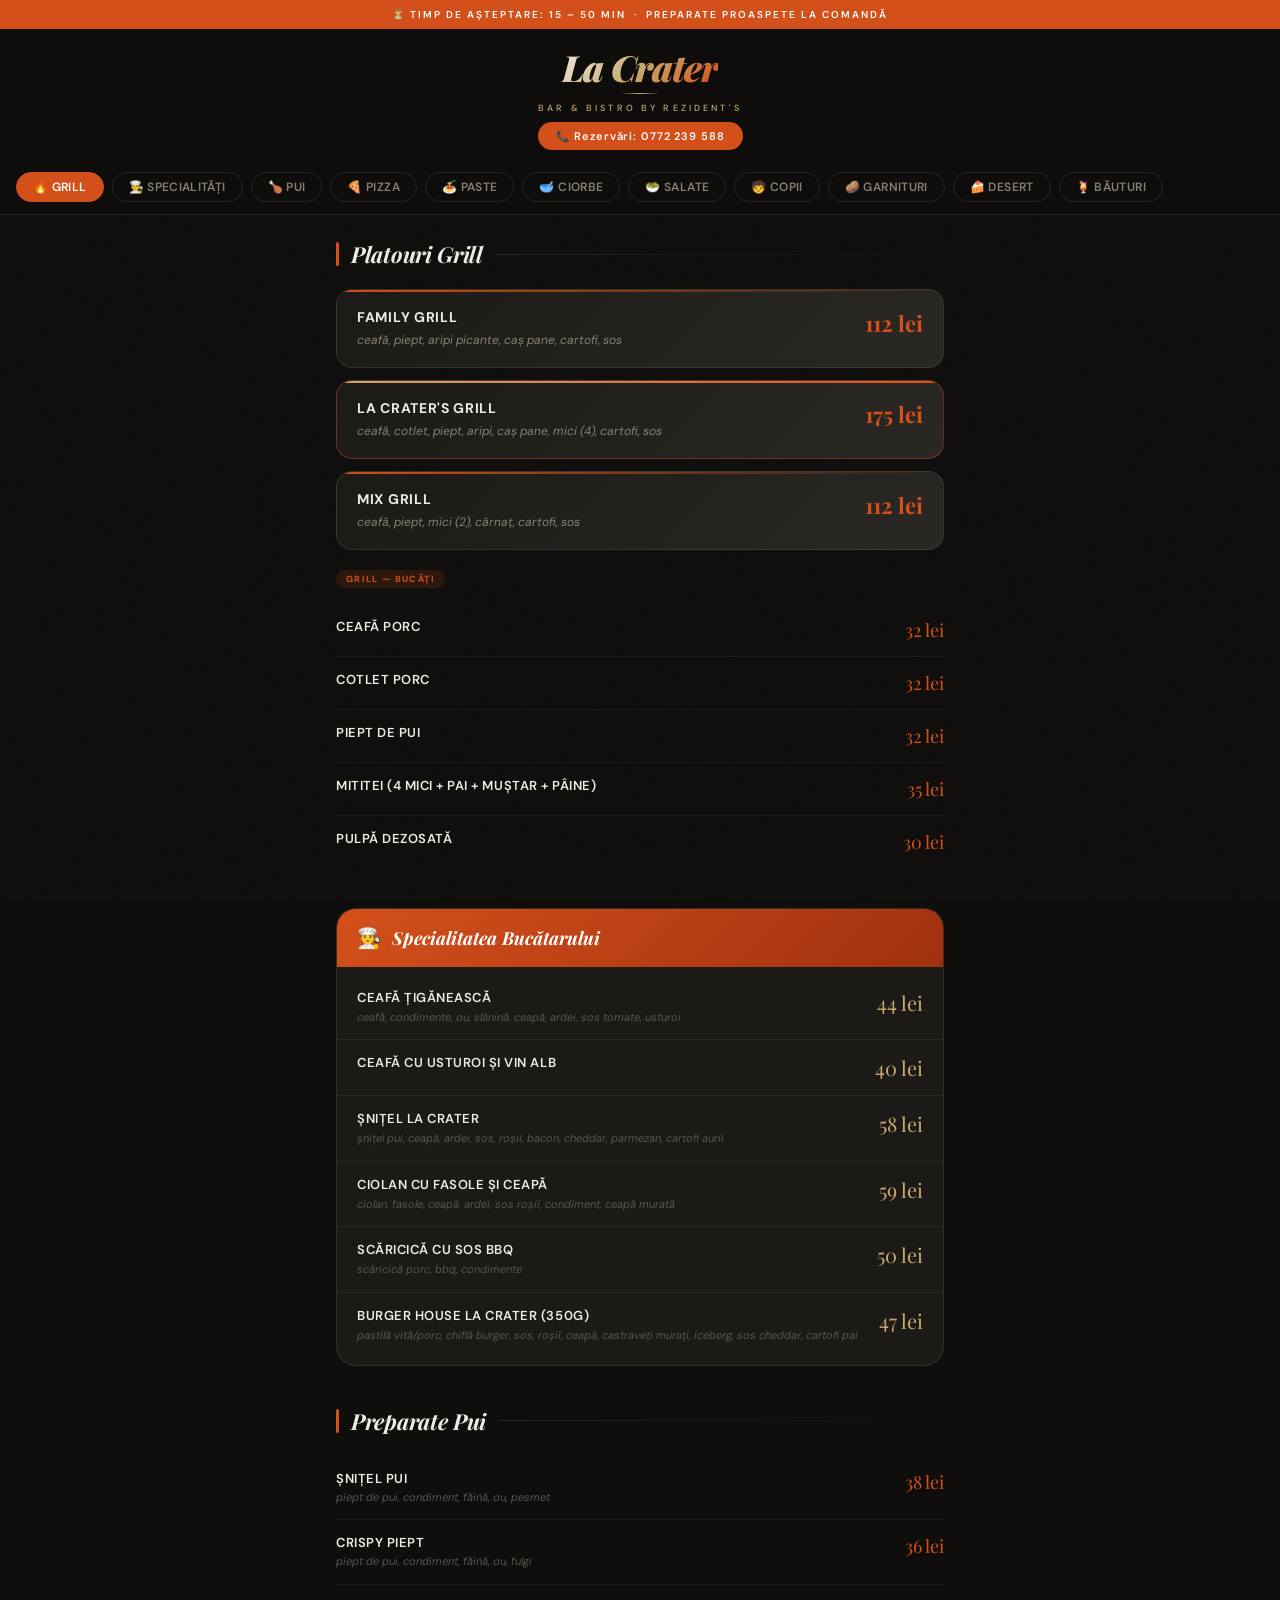
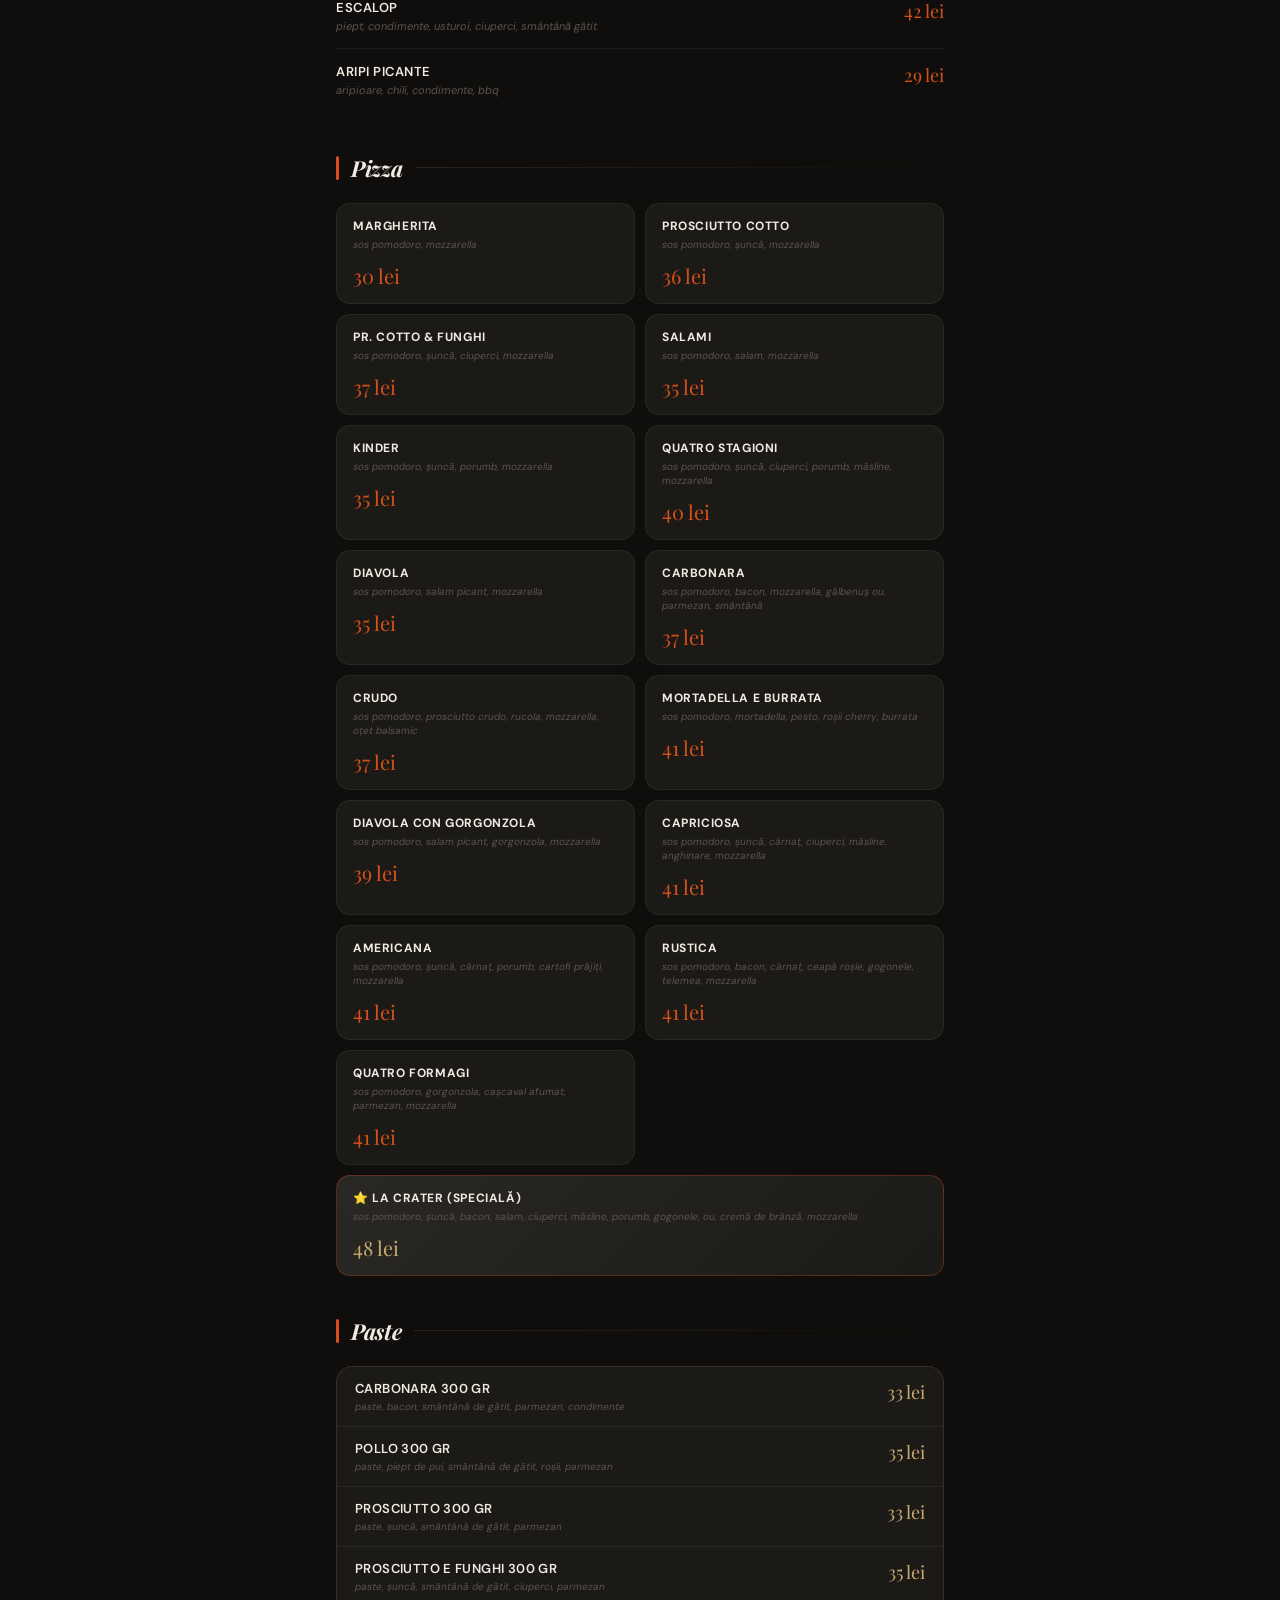
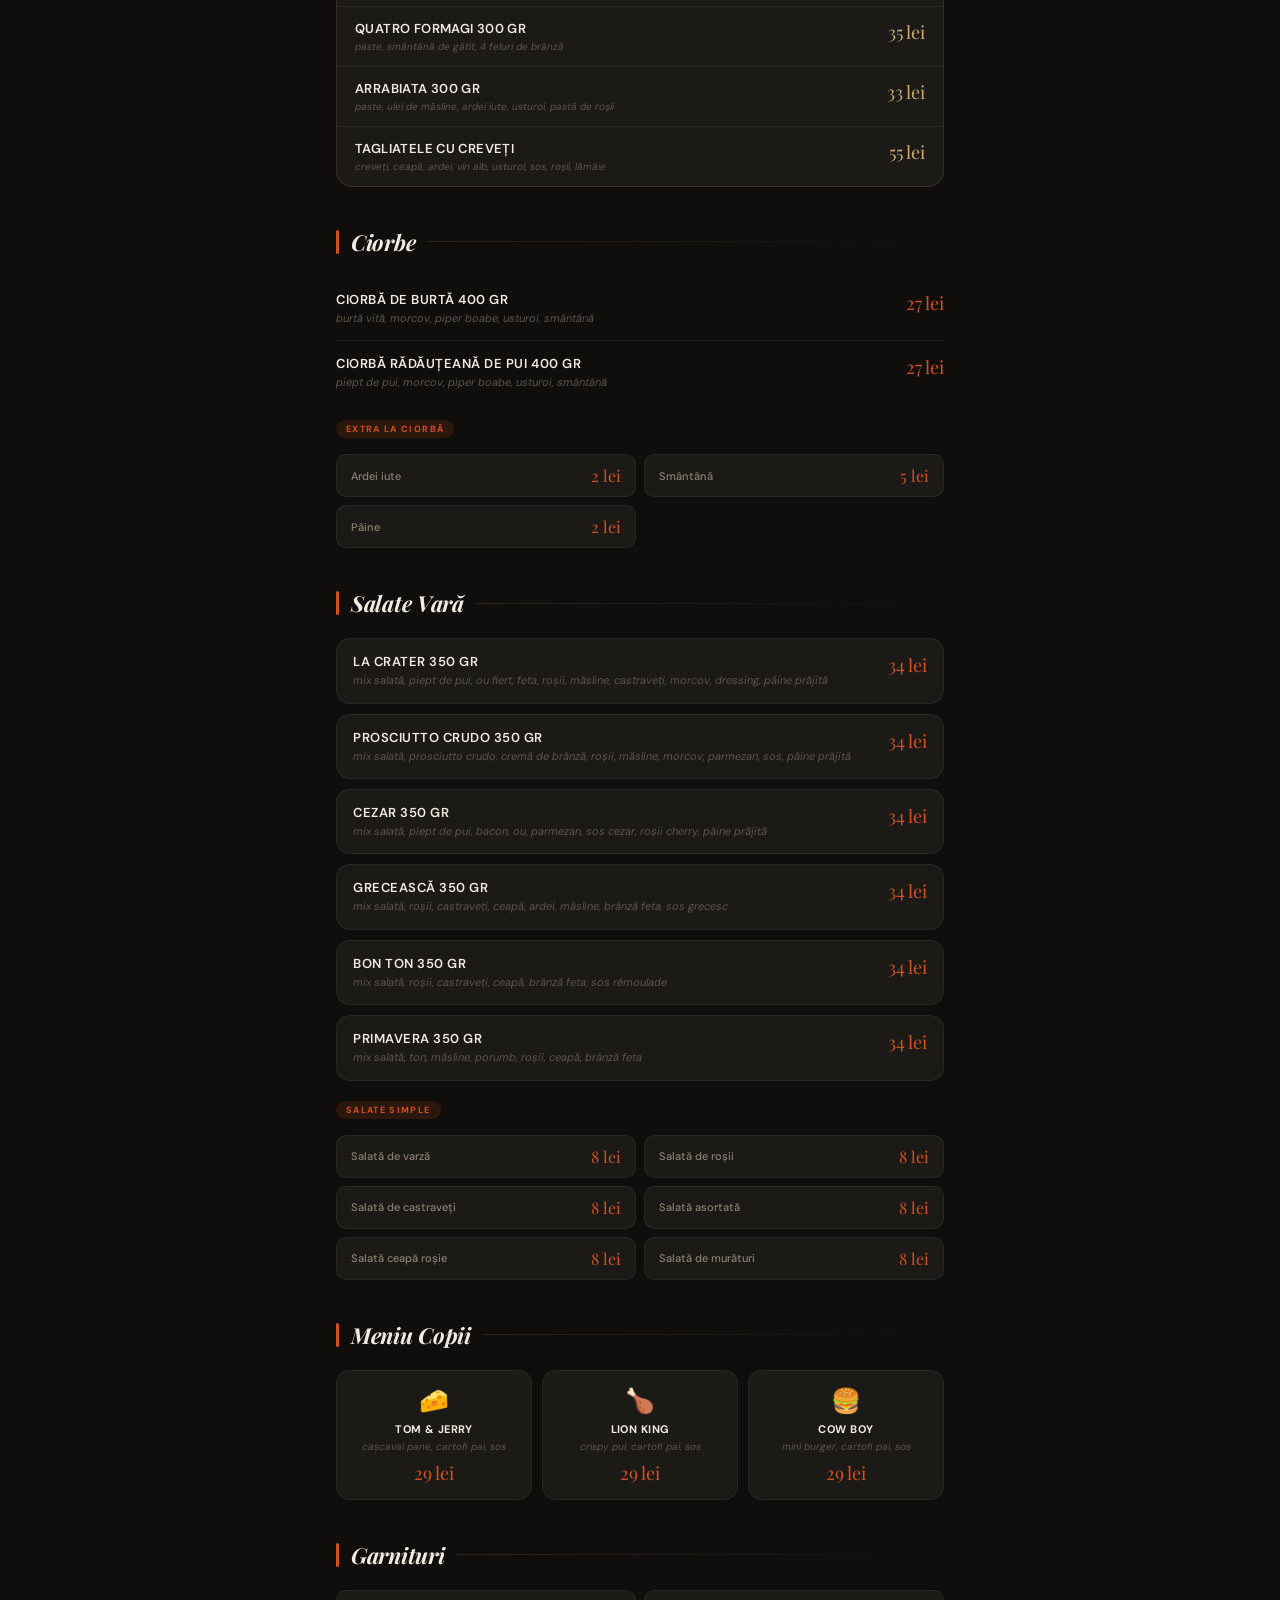
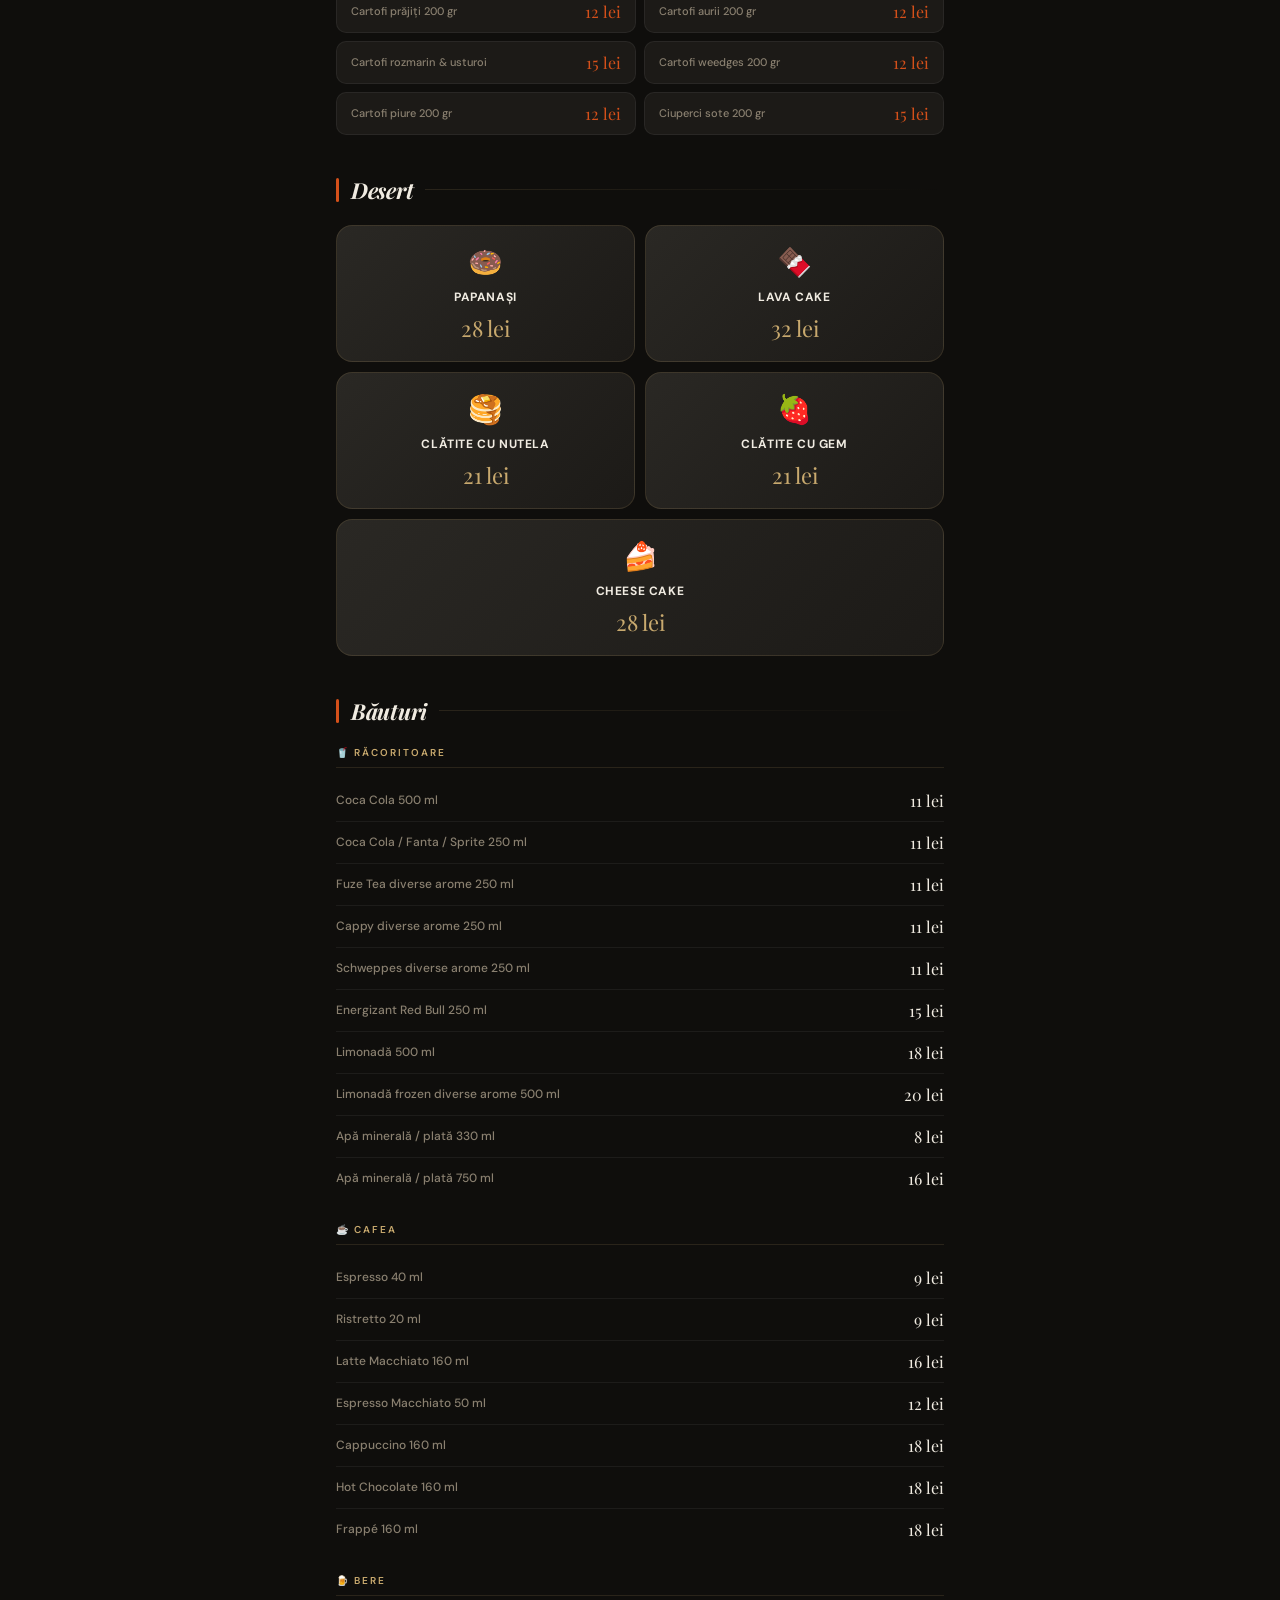
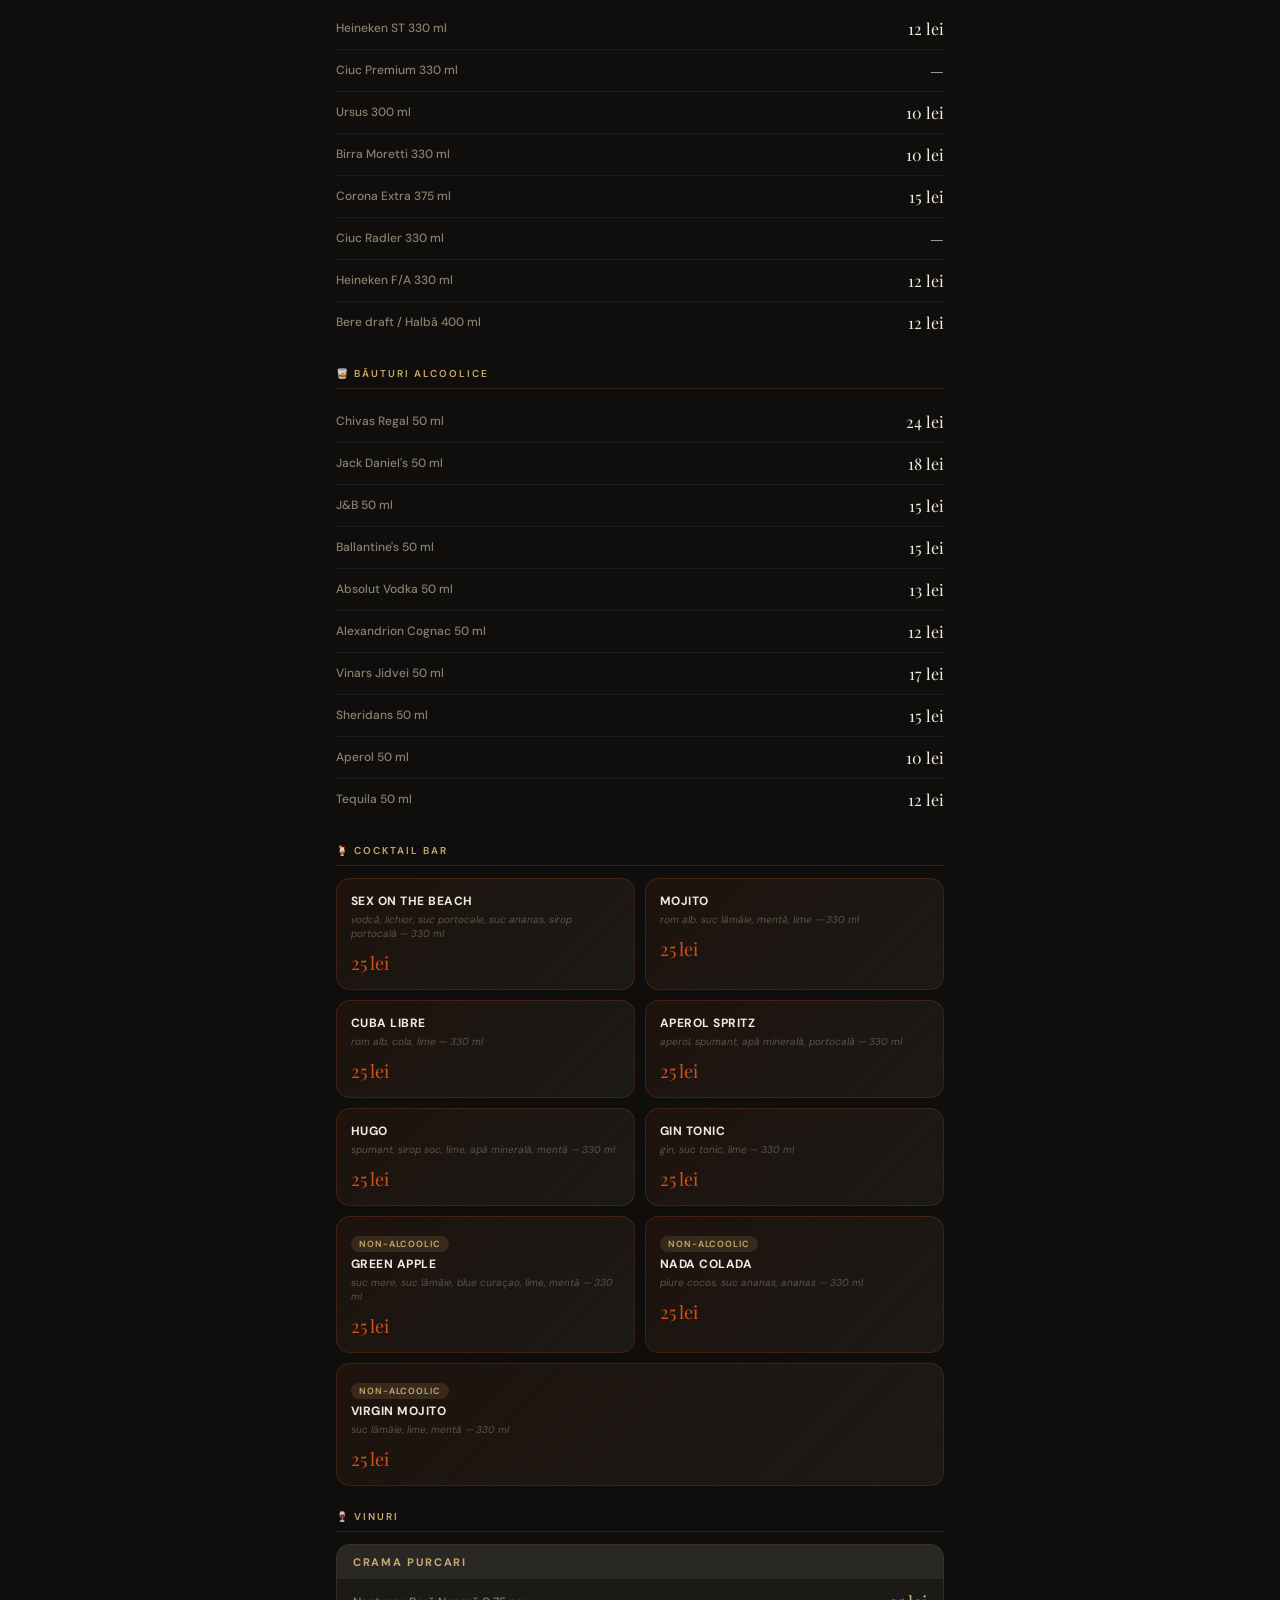
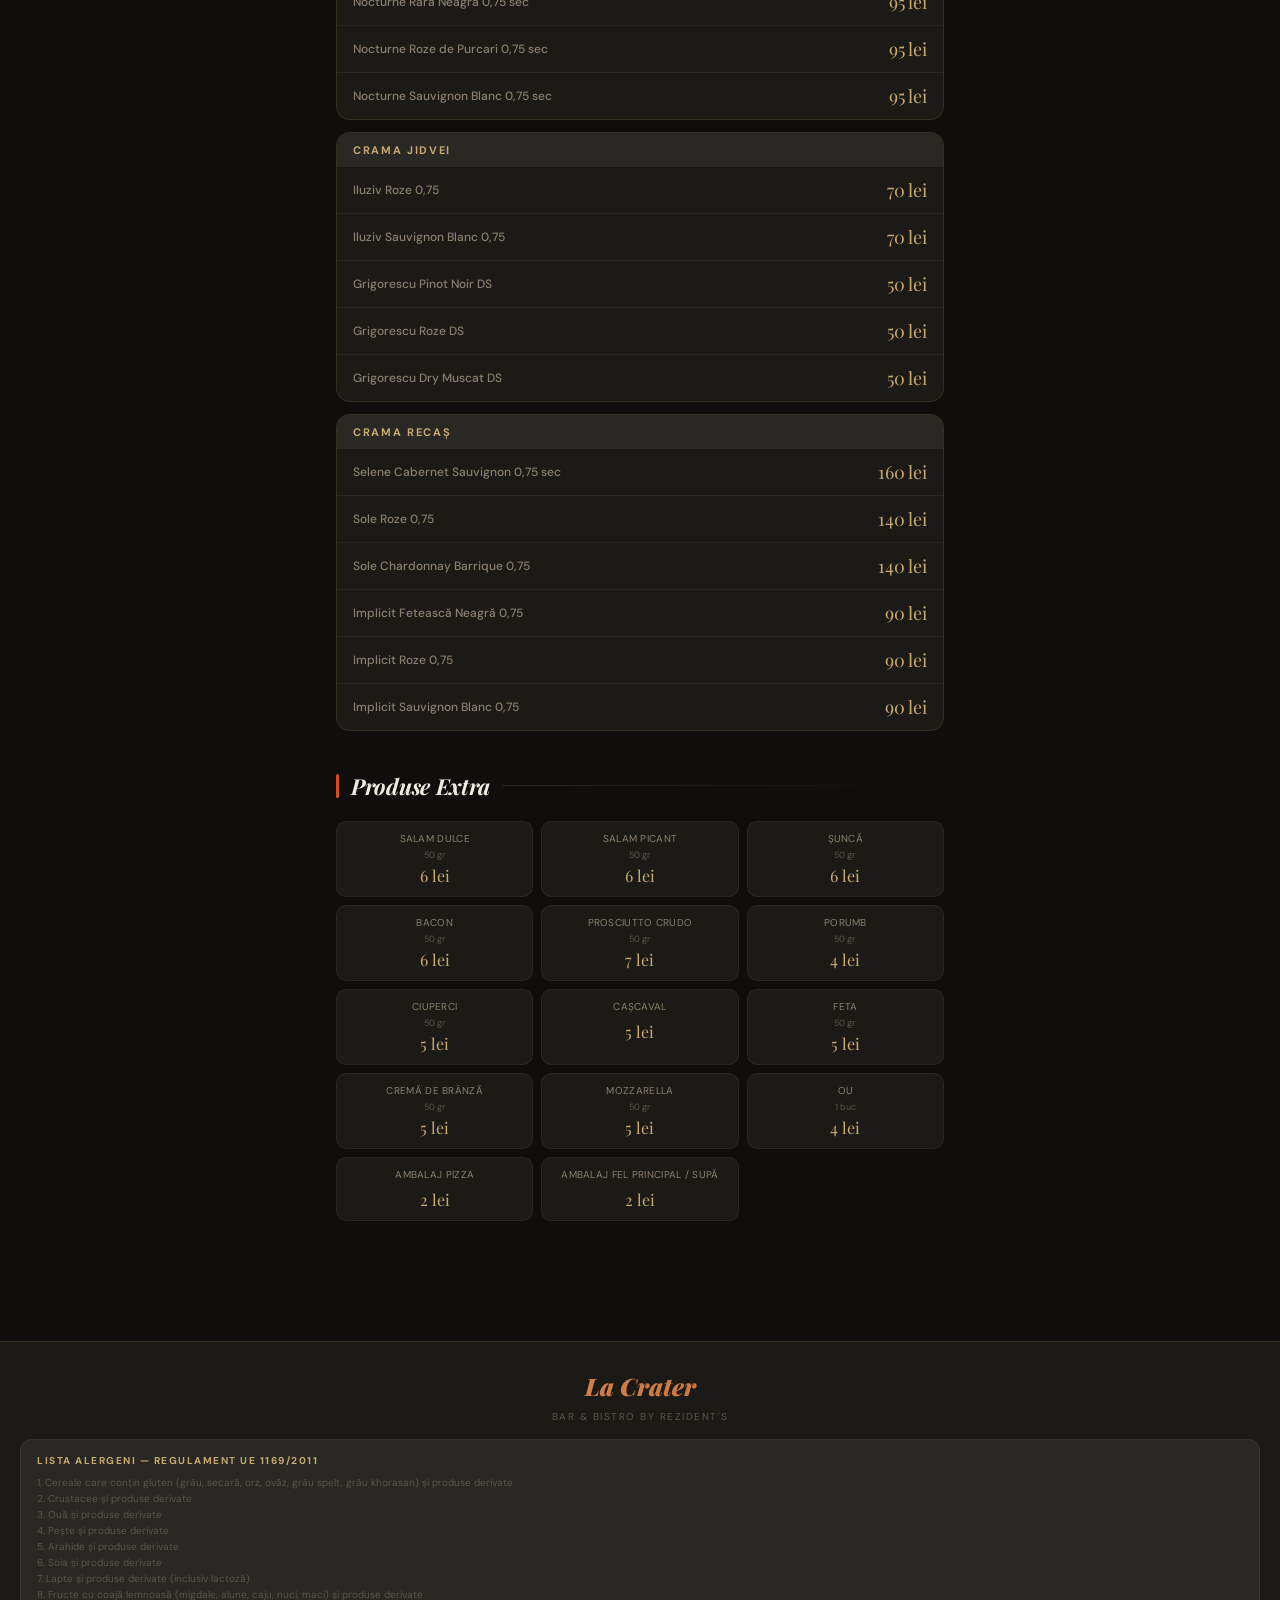
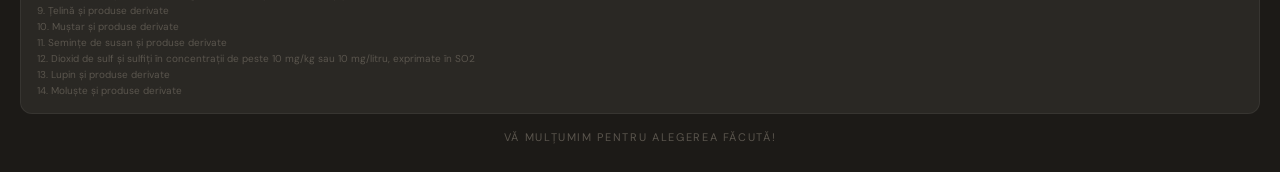
<file: menu.html>
<!DOCTYPE html>
<html lang="ro">
<head>
<meta charset="UTF-8">
<meta name="viewport" content="width=device-width, initial-scale=1.0">
<title>La Crater — Bar & Bistro</title>
<link href="https://fonts.googleapis.com/css2?family=Playfair+Display:ital,wght@0,700;0,900;1,700&family=DM+Sans:wght@300;400;500;600&display=swap" rel="stylesheet">
<style>
  :root {
    --ember: #D4501A;
    --ember-light: #E8622A;
    --ember-glow: rgba(212,80,26,0.15);
    --coal: #0F0E0C;
    --ash: #1C1A17;
    --smoke: #2A2824;
    --stone: #3D3A35;
    --parchment: #F5F0E8;
    --cream: #FAF7F2;
    --gold: #C8A96E;
    --gold-dim: rgba(200,169,110,0.3);
    --text-primary: #F0EBE1;
    --text-muted: #8A8070;
    --text-dim: #5A554D;
    --border: rgba(255,255,255,0.06);
    --border-warm: rgba(200,169,110,0.15);
  }

  * { margin: 0; padding: 0; box-sizing: border-box; }

  html { scroll-behavior: smooth; }

  body {
    background: var(--coal);
    color: var(--text-primary);
    font-family: 'DM Sans', sans-serif;
    min-height: 100vh;
    overflow-x: hidden;
  }

  /* ─── NOISE TEXTURE OVERLAY ─── */
  body::before {
    content: '';
    position: fixed;
    inset: 0;
    background-image: url("data:image/svg+xml,%3Csvg viewBox='0 0 256 256' xmlns='http://www.w3.org/2000/svg'%3E%3Cfilter id='noise'%3E%3CfeTurbulence type='fractalNoise' baseFrequency='0.9' numOctaves='4' stitchTiles='stitch'/%3E%3C/filter%3E%3Crect width='100%25' height='100%25' filter='url(%23noise)' opacity='0.04'/%3E%3C/svg%3E");
    pointer-events: none;
    z-index: 0;
    opacity: 0.5;
  }

  /* ─── WAIT BANNER ─── */
  .wait-banner {
    background: var(--ember);
    color: #fff;
    text-align: center;
    padding: 8px 16px;
    font-size: 10px;
    letter-spacing: 0.2em;
    text-transform: uppercase;
    font-weight: 600;
    position: sticky;
    top: 0;
    z-index: 100;
  }

  /* ─── HEADER ─── */
  header {
    position: sticky;
    top: 28px;
    z-index: 90;
    background: rgba(15,14,12,0.92);
    backdrop-filter: blur(20px);
    -webkit-backdrop-filter: blur(20px);
    border-bottom: 1px solid var(--border-warm);
  }

  .header-top {
    padding: 20px 16px 12px;
    text-align: center;
  }

  .logo-badge {
    display: inline-flex;
    flex-direction: column;
    align-items: center;
    gap: 2px;
  }

  .logo-main {
    font-family: 'Playfair Display', serif;
    font-size: 36px;
    font-weight: 900;
    font-style: italic;
    letter-spacing: -1px;
    line-height: 1;
    background: linear-gradient(135deg, #F0EBE1 0%, var(--gold) 50%, var(--ember) 100%);
    -webkit-background-clip: text;
    -webkit-text-fill-color: transparent;
    background-clip: text;
  }

  .logo-sub {
    font-size: 9px;
    letter-spacing: 0.35em;
    text-transform: uppercase;
    color: var(--gold);
    font-weight: 500;
  }

  .logo-divider {
    width: 40px;
    height: 1px;
    background: linear-gradient(90deg, transparent, var(--gold), transparent);
    margin: 6px auto;
  }

  .phone-btn {
    display: inline-flex;
    align-items: center;
    gap: 6px;
    background: var(--ember);
    color: white;
    text-decoration: none;
    font-size: 11px;
    font-weight: 600;
    letter-spacing: 0.08em;
    padding: 7px 18px;
    border-radius: 50px;
    margin-top: 8px;
    transition: background 0.2s;
  }

  .phone-btn:hover { background: var(--ember-light); }

  /* ─── NAV PILLS ─── */
  .nav-scroll {
    display: flex;
    gap: 8px;
    overflow-x: auto;
    padding: 10px 16px 12px;
    scrollbar-width: none;
  }
  .nav-scroll::-webkit-scrollbar { display: none; }

  .nav-pill {
    flex-shrink: 0;
    padding: 6px 16px;
    border-radius: 50px;
    font-size: 12px;
    font-weight: 600;
    text-decoration: none;
    border: 1px solid var(--border-warm);
    color: var(--text-muted);
    background: transparent;
    transition: all 0.2s;
    letter-spacing: 0.03em;
    text-transform: uppercase;
  }

  .nav-pill:hover, .nav-pill.active {
    background: var(--ember);
    border-color: var(--ember);
    color: white;
  }

  /* ─── MAIN ─── */
  main {
    max-width: 640px;
    margin: 0 auto;
    padding: 24px 16px 80px;
    position: relative;
    z-index: 1;
  }

  /* ─── SECTION TITLE ─── */
  .section-title {
    display: flex;
    align-items: center;
    gap: 12px;
    margin-bottom: 20px;
  }

  .section-title h2 {
    font-family: 'Playfair Display', serif;
    font-size: 22px;
    font-weight: 700;
    font-style: italic;
    color: var(--text-primary);
    letter-spacing: -0.3px;
  }

  .section-line {
    flex: 1;
    height: 1px;
    background: linear-gradient(90deg, var(--border-warm), transparent);
  }

  .section-accent {
    width: 3px;
    height: 24px;
    background: var(--ember);
    border-radius: 2px;
    flex-shrink: 0;
  }

  section { scroll-margin-top: 130px; margin-bottom: 40px; }

  /* ─── GRILL PLATTERS ─── */
  .platter-grid { display: grid; gap: 12px; }

  .platter-card {
    background: linear-gradient(135deg, var(--ash) 0%, var(--smoke) 100%);
    border: 1px solid var(--border-warm);
    border-radius: 16px;
    padding: 18px 20px;
    display: flex;
    justify-content: space-between;
    align-items: flex-start;
    gap: 16px;
    position: relative;
    overflow: hidden;
    transition: transform 0.2s, border-color 0.2s;
  }

  .platter-card::before {
    content: '';
    position: absolute;
    top: 0; left: 0; right: 0;
    height: 2px;
    background: linear-gradient(90deg, var(--ember), transparent);
  }

  .platter-card:hover { transform: translateY(-2px); border-color: var(--gold-dim); }
  .platter-card.featured { border-color: rgba(212,80,26,0.4); }
  .platter-card.featured::before { background: linear-gradient(90deg, var(--gold), var(--ember)); }

  .platter-name {
    font-weight: 700;
    font-size: 14px;
    text-transform: uppercase;
    letter-spacing: 0.05em;
    color: var(--text-primary);
    margin-bottom: 5px;
  }

  .platter-desc {
    font-size: 12px;
    color: var(--text-muted);
    line-height: 1.5;
    font-style: italic;
  }

  .platter-price {
    font-family: 'Playfair Display', serif;
    font-size: 22px;
    font-weight: 700;
    color: var(--ember);
    white-space: nowrap;
    flex-shrink: 0;
  }

  /* ─── CHEF'S SPECIALS — Dark panel ─── */
  .chef-panel {
    background: var(--ash);
    border: 1px solid var(--border-warm);
    border-radius: 20px;
    overflow: hidden;
  }

  .chef-header {
    background: linear-gradient(135deg, var(--ember) 0%, #A03010 100%);
    padding: 16px 20px;
    display: flex;
    align-items: center;
    gap: 10px;
  }

  .chef-header-icon { font-size: 20px; }

  .chef-header h2 {
    font-family: 'Playfair Display', serif;
    font-size: 18px;
    font-style: italic;
    font-weight: 700;
    color: white;
  }

  .chef-items { padding: 8px 0; }

  .chef-item {
    padding: 14px 20px;
    display: flex;
    justify-content: space-between;
    align-items: flex-start;
    gap: 16px;
    border-bottom: 1px solid var(--border);
    transition: background 0.15s;
  }

  .chef-item:last-child { border-bottom: none; }
  .chef-item:hover { background: rgba(255,255,255,0.03); }

  .chef-item-name {
    font-weight: 600;
    font-size: 13px;
    text-transform: uppercase;
    letter-spacing: 0.04em;
    margin-bottom: 4px;
  }

  .chef-item-desc {
    font-size: 11px;
    color: var(--text-dim);
    font-style: italic;
    line-height: 1.4;
  }

  .chef-item-price {
    font-family: 'Playfair Display', serif;
    font-size: 20px;
    color: var(--gold);
    white-space: nowrap;
    flex-shrink: 0;
  }

  /* ─── STANDARD LIST ─── */
  .menu-list { display: flex; flex-direction: column; gap: 0; }

  .menu-item {
    display: flex;
    justify-content: space-between;
    align-items: flex-start;
    gap: 16px;
    padding: 14px 0;
    border-bottom: 1px solid var(--border);
    transition: background 0.15s;
  }

  .menu-item:last-child { border-bottom: none; }

  .menu-item-name {
    font-size: 13px;
    font-weight: 600;
    text-transform: uppercase;
    letter-spacing: 0.04em;
    margin-bottom: 3px;
  }

  .menu-item-desc {
    font-size: 11px;
    color: var(--text-dim);
    font-style: italic;
    line-height: 1.4;
  }

  .menu-item-price {
    font-family: 'Playfair Display', serif;
    font-size: 18px;
    color: var(--ember);
    white-space: nowrap;
    flex-shrink: 0;
  }

  /* ─── PIZZA GRID ─── */
  .pizza-grid {
    display: grid;
    grid-template-columns: 1fr 1fr;
    gap: 10px;
  }

  .pizza-card {
    background: var(--ash);
    border: 1px solid var(--border);
    border-radius: 14px;
    padding: 14px 16px;
    transition: border-color 0.2s, transform 0.2s;
  }

  .pizza-card:hover { border-color: var(--gold-dim); transform: translateY(-2px); }
  .pizza-card.special { border-color: rgba(212,80,26,0.3); grid-column: span 2; background: linear-gradient(135deg, var(--smoke) 0%, var(--ash) 100%); }

  .pizza-card-name {
    font-size: 12px;
    font-weight: 700;
    text-transform: uppercase;
    letter-spacing: 0.05em;
    margin-bottom: 4px;
  }

  .pizza-card-desc {
    font-size: 10px;
    color: var(--text-dim);
    font-style: italic;
    line-height: 1.4;
    margin-bottom: 10px;
  }

  .pizza-card-price {
    font-family: 'Playfair Display', serif;
    font-size: 20px;
    color: var(--ember);
  }

  .pizza-card.special .pizza-card-price { color: var(--gold); }

  /* ─── PASTE TABLE ─── */
  .paste-list {
    background: var(--ash);
    border-radius: 16px;
    overflow: hidden;
    border: 1px solid var(--border-warm);
  }

  .paste-item {
    display: flex;
    justify-content: space-between;
    align-items: flex-start;
    padding: 13px 18px;
    border-bottom: 1px solid var(--border);
    gap: 16px;
  }

  .paste-item:last-child { border-bottom: none; }

  .paste-item-name {
    font-size: 13px;
    font-weight: 600;
    text-transform: uppercase;
    letter-spacing: 0.03em;
    margin-bottom: 3px;
  }

  .paste-item-desc {
    font-size: 10px;
    color: var(--text-dim);
    font-style: italic;
  }

  .paste-item-price {
    font-family: 'Playfair Display', serif;
    font-size: 18px;
    color: var(--gold);
    white-space: nowrap;
    flex-shrink: 0;
  }

  /* ─── SALATE GRID ─── */
  .salate-grid { display: grid; gap: 10px; }

  .salata-card {
    background: var(--ash);
    border: 1px solid var(--border);
    border-radius: 14px;
    padding: 14px 16px;
    display: flex;
    justify-content: space-between;
    align-items: flex-start;
    gap: 12px;
    transition: border-color 0.2s;
  }

  .salata-card:hover { border-color: var(--gold-dim); }

  /* ─── SMALL SIDES GRID ─── */
  .sides-grid {
    display: grid;
    grid-template-columns: 1fr 1fr;
    gap: 8px;
  }

  .side-item {
    background: var(--ash);
    border: 1px solid var(--border);
    border-radius: 10px;
    padding: 10px 14px;
    display: flex;
    justify-content: space-between;
    align-items: center;
    gap: 8px;
  }

  .side-item-name { font-size: 11px; font-weight: 500; color: var(--text-muted); }
  .side-item-price { font-family: 'Playfair Display', serif; font-size: 16px; color: var(--ember); white-space: nowrap; }

  /* ─── DRINKS ─── */
  .drinks-section { margin-bottom: 24px; }

  .drinks-subtitle {
    font-size: 10px;
    letter-spacing: 0.2em;
    text-transform: uppercase;
    color: var(--gold);
    font-weight: 600;
    margin-bottom: 12px;
    padding-bottom: 8px;
    border-bottom: 1px solid var(--border-warm);
  }

  .drink-row {
    display: flex;
    justify-content: space-between;
    align-items: center;
    padding: 10px 0;
    border-bottom: 1px solid var(--border);
    gap: 12px;
  }

  .drink-row:last-child { border-bottom: none; }
  .drink-name { font-size: 12px; font-weight: 500; color: var(--text-muted); }
  .drink-price { font-family: 'Playfair Display', serif; font-size: 16px; color: var(--text-primary); white-space: nowrap; }

  /* ─── COCKTAIL CARDS ─── */
  .cocktail-grid { display: grid; grid-template-columns: 1fr 1fr; gap: 10px; }

  .cocktail-card {
    background: linear-gradient(135deg, rgba(212,80,26,0.08) 0%, var(--ash) 100%);
    border: 1px solid rgba(212,80,26,0.2);
    border-radius: 14px;
    padding: 14px;
    transition: border-color 0.2s, transform 0.2s;
  }

  .cocktail-card:hover { border-color: rgba(212,80,26,0.5); transform: translateY(-2px); }
  .cocktail-name { font-size: 12px; font-weight: 700; text-transform: uppercase; letter-spacing: 0.04em; margin-bottom: 4px; }
  .cocktail-desc { font-size: 10px; color: var(--text-dim); font-style: italic; line-height: 1.4; margin-bottom: 10px; }
  .cocktail-price { font-family: 'Playfair Display', serif; font-size: 18px; color: var(--ember); }

  .non-alc-badge {
    display: inline-block;
    background: rgba(200,169,110,0.15);
    color: var(--gold);
    font-size: 9px;
    letter-spacing: 0.1em;
    text-transform: uppercase;
    font-weight: 600;
    padding: 2px 8px;
    border-radius: 50px;
    margin-bottom: 4px;
  }

  /* ─── WINE TABLE ─── */
  .wine-winery {
    background: var(--ash);
    border: 1px solid var(--border-warm);
    border-radius: 14px;
    overflow: hidden;
    margin-bottom: 12px;
  }

  .wine-winery-header {
    background: var(--smoke);
    padding: 10px 16px;
    font-size: 11px;
    font-weight: 700;
    letter-spacing: 0.15em;
    text-transform: uppercase;
    color: var(--gold);
  }

  .wine-row {
    display: flex;
    justify-content: space-between;
    align-items: center;
    padding: 11px 16px;
    border-bottom: 1px solid var(--border);
    gap: 12px;
  }

  .wine-row:last-child { border-bottom: none; }
  .wine-name { font-size: 12px; font-weight: 500; color: var(--text-muted); }
  .wine-price { font-family: 'Playfair Display', serif; font-size: 18px; color: var(--gold); white-space: nowrap; }

  /* ─── DESERT ─── */
  .desert-grid { display: grid; grid-template-columns: 1fr 1fr; gap: 10px; }

  .desert-card {
    background: linear-gradient(135deg, var(--smoke) 0%, var(--ash) 100%);
    border: 1px solid var(--border-warm);
    border-radius: 16px;
    padding: 18px;
    text-align: center;
    transition: transform 0.2s, border-color 0.2s;
  }

  .desert-card:hover { transform: translateY(-3px); border-color: var(--gold-dim); }
  .desert-icon { font-size: 28px; margin-bottom: 8px; }
  .desert-name { font-size: 12px; font-weight: 700; text-transform: uppercase; letter-spacing: 0.05em; margin-bottom: 8px; }
  .desert-price { font-family: 'Playfair Display', serif; font-size: 22px; color: var(--gold); }

  /* ─── MENIU COPII ─── */
  .copii-grid { display: grid; grid-template-columns: repeat(3, 1fr); gap: 10px; }

  .copii-card {
    background: var(--ash);
    border: 1px solid var(--border);
    border-radius: 14px;
    padding: 14px;
    text-align: center;
    transition: border-color 0.2s;
  }

  .copii-card:hover { border-color: var(--gold-dim); }
  .copii-icon { font-size: 24px; margin-bottom: 6px; }
  .copii-name { font-size: 11px; font-weight: 700; text-transform: uppercase; letter-spacing: 0.04em; margin-bottom: 4px; }
  .copii-desc { font-size: 10px; color: var(--text-dim); font-style: italic; margin-bottom: 8px; }
  .copii-price { font-family: 'Playfair Display', serif; font-size: 18px; color: var(--ember); }

  /* ─── EXTRAS GRID ─── */
  .extras-grid { display: grid; grid-template-columns: repeat(3, 1fr); gap: 8px; }
  .extra-chip {
    background: var(--ash);
    border: 1px solid var(--border);
    border-radius: 10px;
    padding: 10px;
    display: flex;
    flex-direction: column;
    align-items: center;
    gap: 4px;
    text-align: center;
  }
  .extra-chip-name { font-size: 10px; color: var(--text-muted); text-transform: uppercase; letter-spacing: 0.03em; }
  .extra-chip-qty { font-size: 9px; color: var(--text-dim); }
  .extra-chip-price { font-family: 'Playfair Display', serif; font-size: 16px; color: var(--gold); }

  /* ─── FOOTER ─── */
  footer {
    background: var(--ash);
    border-top: 1px solid var(--border-warm);
    padding: 28px 20px;
    text-align: center;
    position: relative;
    z-index: 1;
  }

  .footer-logo {
    font-family: 'Playfair Display', serif;
    font-size: 24px;
    font-weight: 900;
    font-style: italic;
    background: linear-gradient(135deg, var(--gold), var(--ember));
    -webkit-background-clip: text;
    -webkit-text-fill-color: transparent;
    background-clip: text;
    margin-bottom: 8px;
  }

  .allergen-box {
    background: var(--smoke);
    border: 1px solid var(--border);
    border-radius: 12px;
    padding: 14px 16px;
    margin: 16px 0;
    text-align: left;
  }

  .allergen-title { font-size: 10px; letter-spacing: 0.15em; text-transform: uppercase; color: var(--gold); font-weight: 700; margin-bottom: 8px; }
  .allergen-text { font-size: 10px; color: var(--text-dim); line-height: 1.6; }

  .footer-thanks { font-size: 11px; color: var(--text-dim); letter-spacing: 0.15em; text-transform: uppercase; margin-top: 16px; }

  /* ─── SCROLL ANIMATIONS ─── */
  @keyframes fadeUp {
    from { opacity: 0; transform: translateY(16px); }
    to   { opacity: 1; transform: translateY(0); }
  }

  section { animation: fadeUp 0.5s ease both; }

  /* ─── CATEGORY BADGE ─── */
  .cat-badge {
    display: inline-block;
    font-size: 9px;
    font-weight: 700;
    letter-spacing: 0.15em;
    text-transform: uppercase;
    color: var(--ember);
    background: var(--ember-glow);
    padding: 3px 10px;
    border-radius: 50px;
    margin-bottom: 16px;
  }
</style>
</head>
<body>

<div class="wait-banner">⏳ Timp de așteptare: 15 – 50 min &nbsp;·&nbsp; Preparate proaspete la comandă</div>

<header>
  <div class="header-top">
    <div class="logo-badge">
      <span class="logo-main">La Crater</span>
      <div class="logo-divider"></div>
      <span class="logo-sub">Bar &amp; Bistro by Rezident's</span>
    </div>
    <br>
    <a href="tel:0772239588" class="phone-btn">📞 Rezervări: 0772 239 588</a>
  </div>
  <nav class="nav-scroll">
    <a href="#grill"        class="nav-pill active">🔥 Grill</a>
    <a href="#specialitati" class="nav-pill">👨‍🍳 Specialități</a>
    <a href="#pui"          class="nav-pill">🍗 Pui</a>
    <a href="#pizza"        class="nav-pill">🍕 Pizza</a>
    <a href="#paste"        class="nav-pill">🍝 Paste</a>
    <a href="#ciorbe"       class="nav-pill">🥣 Ciorbe</a>
    <a href="#salate"       class="nav-pill">🥗 Salate</a>
    <a href="#copii"        class="nav-pill">🧒 Copii</a>
    <a href="#garnituri"    class="nav-pill">🥔 Garnituri</a>
    <a href="#desert"       class="nav-pill">🍰 Desert</a>
    <a href="#bauturi"      class="nav-pill">🍹 Băuturi</a>
  </nav>
</header>

<main>

  <!-- ══════════════ PLATOURI GRILL ══════════════ -->
  <section id="grill">
    <div class="section-title">
      <div class="section-accent"></div>
      <h2>Platouri Grill</h2>
      <div class="section-line"></div>
    </div>
    <div class="platter-grid">
      <div class="platter-card">
        <div>
          <div class="platter-name">Family Grill</div>
          <div class="platter-desc">ceafă, piept, aripi picante, caș pane, cartofi, sos</div>
        </div>
        <div class="platter-price">112 lei</div>
      </div>
      <div class="platter-card featured">
        <div>
          <div class="platter-name">La Crater's Grill</div>
          <div class="platter-desc">ceafă, cotlet, piept, aripi, caș pane, mici (4), cartofi, sos</div>
        </div>
        <div class="platter-price">175 lei</div>
      </div>
      <div class="platter-card">
        <div>
          <div class="platter-name">Mix Grill</div>
          <div class="platter-desc">ceafă, piept, mici (2), cârnaț, cartofi, sos</div>
        </div>
        <div class="platter-price">112 lei</div>
      </div>
    </div>

    <div style="margin-top:16px;">
      <div class="cat-badge">Grill — bucăți</div>
      <div class="menu-list">
        <div class="menu-item"><div><div class="menu-item-name">Ceafă porc</div></div><div class="menu-item-price">32 lei</div></div>
        <div class="menu-item"><div><div class="menu-item-name">Cotlet porc</div></div><div class="menu-item-price">32 lei</div></div>
        <div class="menu-item"><div><div class="menu-item-name">Piept de pui</div></div><div class="menu-item-price">32 lei</div></div>
        <div class="menu-item"><div><div class="menu-item-name">Mititei (4 mici + pai + muștar + pâine)</div></div><div class="menu-item-price">35 lei</div></div>
        <div class="menu-item"><div><div class="menu-item-name">Pulpă dezosată</div></div><div class="menu-item-price">30 lei</div></div>
      </div>
    </div>
  </section>

  <!-- ══════════════ SPECIALITATEA BUCĂTARULUI ══════════════ -->
  <section id="specialitati">
    <div class="chef-panel">
      <div class="chef-header">
        <span class="chef-header-icon">👨‍🍳</span>
        <h2>Specialitatea Bucătarului</h2>
      </div>
      <div class="chef-items">
        <div class="chef-item">
          <div>
            <div class="chef-item-name">Ceafă Țigănească</div>
            <div class="chef-item-desc">ceafă, condimente, ou, slănină, ceapă, ardei, sos tomate, usturoi</div>
          </div>
          <div class="chef-item-price">44 lei</div>
        </div>
        <div class="chef-item">
          <div>
            <div class="chef-item-name">Ceafă cu usturoi și vin alb</div>
          </div>
          <div class="chef-item-price">40 lei</div>
        </div>
        <div class="chef-item">
          <div>
            <div class="chef-item-name">Șnițel La Crater</div>
            <div class="chef-item-desc">șnițel pui, ceapă, ardei, sos, roșii, bacon, cheddar, parmezan, cartofi aurii</div>
          </div>
          <div class="chef-item-price">58 lei</div>
        </div>
        <div class="chef-item">
          <div>
            <div class="chef-item-name">Ciolan cu fasole și ceapă</div>
            <div class="chef-item-desc">ciolan, fasole, ceapă, ardei, sos roșii, condiment, ceapă murată</div>
          </div>
          <div class="chef-item-price">59 lei</div>
        </div>
        <div class="chef-item">
          <div>
            <div class="chef-item-name">Scăricică cu sos BBQ</div>
            <div class="chef-item-desc">scăricică porc, bbq, condimente</div>
          </div>
          <div class="chef-item-price">50 lei</div>
        </div>
        <div class="chef-item">
          <div>
            <div class="chef-item-name">Burger House La Crater (350g)</div>
            <div class="chef-item-desc">pastilă vită/porc, chiflă burger, sos, roșii, ceapă, castraveți murați, iceberg, sos cheddar, cartofi pai</div>
          </div>
          <div class="chef-item-price">47 lei</div>
        </div>
      </div>
    </div>
  </section>

  <!-- ══════════════ PREPARATE PUI ══════════════ -->
  <section id="pui">
    <div class="section-title">
      <div class="section-accent"></div>
      <h2>Preparate Pui</h2>
      <div class="section-line"></div>
    </div>
    <div class="menu-list">
      <div class="menu-item">
        <div>
          <div class="menu-item-name">Șnițel pui</div>
          <div class="menu-item-desc">piept de pui, condiment, făină, ou, pesmet</div>
        </div>
        <div class="menu-item-price">38 lei</div>
      </div>
      <div class="menu-item">
        <div>
          <div class="menu-item-name">Crispy Piept</div>
          <div class="menu-item-desc">piept de pui, condiment, făină, ou, fulgi</div>
        </div>
        <div class="menu-item-price">36 lei</div>
      </div>
      <div class="menu-item">
        <div>
          <div class="menu-item-name">Escalop</div>
          <div class="menu-item-desc">piept, condimente, usturoi, ciuperci, smântână gătit</div>
        </div>
        <div class="menu-item-price">42 lei</div>
      </div>
      <div class="menu-item">
        <div>
          <div class="menu-item-name">Aripi picante</div>
          <div class="menu-item-desc">aripioare, chili, condimente, bbq</div>
        </div>
        <div class="menu-item-price">29 lei</div>
      </div>
    </div>
  </section>

  <!-- ══════════════ PIZZA ══════════════ -->
  <section id="pizza">
    <div class="section-title">
      <div class="section-accent"></div>
      <h2>Pizza</h2>
      <div class="section-line"></div>
    </div>
    <div class="pizza-grid">
      <div class="pizza-card">
        <div class="pizza-card-name">Margherita</div>
        <div class="pizza-card-desc">sos pomodoro, mozzarella</div>
        <div class="pizza-card-price">30 lei</div>
      </div>
      <div class="pizza-card">
        <div class="pizza-card-name">Prosciutto Cotto</div>
        <div class="pizza-card-desc">sos pomodoro, șuncă, mozzarella</div>
        <div class="pizza-card-price">36 lei</div>
      </div>
      <div class="pizza-card">
        <div class="pizza-card-name">Pr. Cotto &amp; Funghi</div>
        <div class="pizza-card-desc">sos pomodoro, șuncă, ciuperci, mozzarella</div>
        <div class="pizza-card-price">37 lei</div>
      </div>
      <div class="pizza-card">
        <div class="pizza-card-name">Salami</div>
        <div class="pizza-card-desc">sos pomodoro, salam, mozzarella</div>
        <div class="pizza-card-price">35 lei</div>
      </div>
      <div class="pizza-card">
        <div class="pizza-card-name">Kinder</div>
        <div class="pizza-card-desc">sos pomodoro, șuncă, porumb, mozzarella</div>
        <div class="pizza-card-price">35 lei</div>
      </div>
      <div class="pizza-card">
        <div class="pizza-card-name">Quatro Stagioni</div>
        <div class="pizza-card-desc">sos pomodoro, șuncă, ciuperci, porumb, măsline, mozzarella</div>
        <div class="pizza-card-price">40 lei</div>
      </div>
      <div class="pizza-card">
        <div class="pizza-card-name">Diavola</div>
        <div class="pizza-card-desc">sos pomodoro, salam picant, mozzarella</div>
        <div class="pizza-card-price">35 lei</div>
      </div>
      <div class="pizza-card">
        <div class="pizza-card-name">Carbonara</div>
        <div class="pizza-card-desc">sos pomodoro, bacon, mozzarella, gălbenuș ou, parmezan, smântână</div>
        <div class="pizza-card-price">37 lei</div>
      </div>
      <div class="pizza-card">
        <div class="pizza-card-name">Crudo</div>
        <div class="pizza-card-desc">sos pomodoro, prosciutto crudo, rucola, mozzarella, oțet balsamic</div>
        <div class="pizza-card-price">37 lei</div>
      </div>
      <div class="pizza-card">
        <div class="pizza-card-name">Mortadella e Burrata</div>
        <div class="pizza-card-desc">sos pomodoro, mortadella, pesto, roșii cherry, burrata</div>
        <div class="pizza-card-price">41 lei</div>
      </div>
      <div class="pizza-card">
        <div class="pizza-card-name">Diavola con Gorgonzola</div>
        <div class="pizza-card-desc">sos pomodoro, salam picant, gorgonzola, mozzarella</div>
        <div class="pizza-card-price">39 lei</div>
      </div>
      <div class="pizza-card">
        <div class="pizza-card-name">Capriciosa</div>
        <div class="pizza-card-desc">sos pomodoro, șuncă, cârnaț, ciuperci, măsline, anghinare, mozzarella</div>
        <div class="pizza-card-price">41 lei</div>
      </div>
      <div class="pizza-card">
        <div class="pizza-card-name">Americana</div>
        <div class="pizza-card-desc">sos pomodoro, șuncă, cârnaț, porumb, cartofi prăjiți, mozzarella</div>
        <div class="pizza-card-price">41 lei</div>
      </div>
      <div class="pizza-card">
        <div class="pizza-card-name">Rustica</div>
        <div class="pizza-card-desc">sos pomodoro, bacon, cârnaț, ceapă roșie, gogonele, telemea, mozzarella</div>
        <div class="pizza-card-price">41 lei</div>
      </div>
      <div class="pizza-card">
        <div class="pizza-card-name">Quatro Formagi</div>
        <div class="pizza-card-desc">sos pomodoro, gorgonzola, cașcaval afumat, parmezan, mozzarella</div>
        <div class="pizza-card-price">41 lei</div>
      </div>
      <div class="pizza-card special">
        <div class="pizza-card-name">⭐ La Crater (Specială)</div>
        <div class="pizza-card-desc">sos pomodoro, șuncă, bacon, salam, ciuperci, măsline, porumb, gogonele, ou, cremă de brânză, mozzarella</div>
        <div class="pizza-card-price">48 lei</div>
      </div>
    </div>
  </section>

  <!-- ══════════════ PASTE ══════════════ -->
  <section id="paste">
    <div class="section-title">
      <div class="section-accent"></div>
      <h2>Paste</h2>
      <div class="section-line"></div>
    </div>
    <div class="paste-list">
      <div class="paste-item">
        <div>
          <div class="paste-item-name">Carbonara 300 gr</div>
          <div class="paste-item-desc">paste, bacon, smântână de gătit, parmezan, condimente</div>
        </div>
        <div class="paste-item-price">33 lei</div>
      </div>
      <div class="paste-item">
        <div>
          <div class="paste-item-name">Pollo 300 gr</div>
          <div class="paste-item-desc">paste, piept de pui, smântână de gătit, roșii, parmezan</div>
        </div>
        <div class="paste-item-price">35 lei</div>
      </div>
      <div class="paste-item">
        <div>
          <div class="paste-item-name">Prosciutto 300 gr</div>
          <div class="paste-item-desc">paste, șuncă, smântână de gătit, parmezan</div>
        </div>
        <div class="paste-item-price">33 lei</div>
      </div>
      <div class="paste-item">
        <div>
          <div class="paste-item-name">Prosciutto e Funghi 300 gr</div>
          <div class="paste-item-desc">paste, șuncă, smântână de gătit, ciuperci, parmezan</div>
        </div>
        <div class="paste-item-price">35 lei</div>
      </div>
      <div class="paste-item">
        <div>
          <div class="paste-item-name">Quatro Formagi 300 gr</div>
          <div class="paste-item-desc">paste, smântână de gătit, 4 feluri de brânză</div>
        </div>
        <div class="paste-item-price">35 lei</div>
      </div>
      <div class="paste-item">
        <div>
          <div class="paste-item-name">Arrabiata 300 gr</div>
          <div class="paste-item-desc">paste, ulei de măsline, ardei iute, usturoi, pastă de roșii</div>
        </div>
        <div class="paste-item-price">33 lei</div>
      </div>
      <div class="paste-item">
        <div>
          <div class="paste-item-name">Tagliatele cu creveți</div>
          <div class="paste-item-desc">creveți, ceapă, ardei, vin alb, usturoi, sos, roșii, lămâie</div>
        </div>
        <div class="paste-item-price">55 lei</div>
      </div>
    </div>
  </section>

  <!-- ══════════════ CIORBE ══════════════ -->
  <section id="ciorbe">
    <div class="section-title">
      <div class="section-accent"></div>
      <h2>Ciorbe</h2>
      <div class="section-line"></div>
    </div>
    <div class="menu-list">
      <div class="menu-item">
        <div>
          <div class="menu-item-name">Ciorbă de burtă 400 gr</div>
          <div class="menu-item-desc">burtă vită, morcov, piper boabe, usturoi, smântână</div>
        </div>
        <div class="menu-item-price">27 lei</div>
      </div>
      <div class="menu-item">
        <div>
          <div class="menu-item-name">Ciorbă rădăuțeană de pui 400 gr</div>
          <div class="menu-item-desc">piept de pui, morcov, piper boabe, usturoi, smântână</div>
        </div>
        <div class="menu-item-price">27 lei</div>
      </div>
    </div>
    <div style="margin-top:12px;">
      <div class="cat-badge">Extra la ciorbă</div>
      <div class="sides-grid">
        <div class="side-item"><div class="side-item-name">Ardei iute</div><div class="side-item-price">2 lei</div></div>
        <div class="side-item"><div class="side-item-name">Smântână</div><div class="side-item-price">5 lei</div></div>
        <div class="side-item"><div class="side-item-name">Pâine</div><div class="side-item-price">2 lei</div></div>
      </div>
    </div>
  </section>

  <!-- ══════════════ SALATE ══════════════ -->
  <section id="salate">
    <div class="section-title">
      <div class="section-accent"></div>
      <h2>Salate Vară</h2>
      <div class="section-line"></div>
    </div>
    <div class="salate-grid">
      <div class="salata-card">
        <div>
          <div class="menu-item-name">La Crater 350 gr</div>
          <div class="menu-item-desc">mix salată, piept de pui, ou fiert, feta, roșii, măsline, castraveți, morcov, dressing, pâine prăjită</div>
        </div>
        <div class="menu-item-price">34 lei</div>
      </div>
      <div class="salata-card">
        <div>
          <div class="menu-item-name">Prosciutto Crudo 350 gr</div>
          <div class="menu-item-desc">mix salată, prosciutto crudo, cremă de brânză, roșii, măsline, morcov, parmezan, sos, pâine prăjită</div>
        </div>
        <div class="menu-item-price">34 lei</div>
      </div>
      <div class="salata-card">
        <div>
          <div class="menu-item-name">Cezar 350 gr</div>
          <div class="menu-item-desc">mix salată, piept de pui, bacon, ou, parmezan, sos cezar, roșii cherry, pâine prăjită</div>
        </div>
        <div class="menu-item-price">34 lei</div>
      </div>
      <div class="salata-card">
        <div>
          <div class="menu-item-name">Grecească 350 gr</div>
          <div class="menu-item-desc">mix salată, roșii, castraveți, ceapă, ardei, măsline, brânză feta, sos grecesc</div>
        </div>
        <div class="menu-item-price">34 lei</div>
      </div>
      <div class="salata-card">
        <div>
          <div class="menu-item-name">Bon Ton 350 gr</div>
          <div class="menu-item-desc">mix salată, roșii, castraveți, ceapă, brânză feta, sos rémoulade</div>
        </div>
        <div class="menu-item-price">34 lei</div>
      </div>
      <div class="salata-card">
        <div>
          <div class="menu-item-name">Primavera 350 gr</div>
          <div class="menu-item-desc">mix salată, ton, măsline, porumb, roșii, ceapă, brânză feta</div>
        </div>
        <div class="menu-item-price">34 lei</div>
      </div>
    </div>
    <div style="margin-top:16px;">
      <div class="cat-badge">Salate simple</div>
      <div class="sides-grid">
        <div class="side-item"><div class="side-item-name">Salată de varză</div><div class="side-item-price">8 lei</div></div>
        <div class="side-item"><div class="side-item-name">Salată de roșii</div><div class="side-item-price">8 lei</div></div>
        <div class="side-item"><div class="side-item-name">Salată de castraveți</div><div class="side-item-price">8 lei</div></div>
        <div class="side-item"><div class="side-item-name">Salată asortată</div><div class="side-item-price">8 lei</div></div>
        <div class="side-item"><div class="side-item-name">Salată ceapă roșie</div><div class="side-item-price">8 lei</div></div>
        <div class="side-item"><div class="side-item-name">Salată de murături</div><div class="side-item-price">8 lei</div></div>
      </div>
    </div>
  </section>

  <!-- ══════════════ MENIU COPII ══════════════ -->
  <section id="copii">
    <div class="section-title">
      <div class="section-accent"></div>
      <h2>Meniu Copii</h2>
      <div class="section-line"></div>
    </div>
    <div class="copii-grid">
      <div class="copii-card">
        <div class="copii-icon">🧀</div>
        <div class="copii-name">Tom &amp; Jerry</div>
        <div class="copii-desc">cașcaval pane, cartofi pai, sos</div>
        <div class="copii-price">29 lei</div>
      </div>
      <div class="copii-card">
        <div class="copii-icon">🍗</div>
        <div class="copii-name">Lion King</div>
        <div class="copii-desc">crispy pui, cartofi pai, sos</div>
        <div class="copii-price">29 lei</div>
      </div>
      <div class="copii-card">
        <div class="copii-icon">🍔</div>
        <div class="copii-name">Cow Boy</div>
        <div class="copii-desc">mini burger, cartofi pai, sos</div>
        <div class="copii-price">29 lei</div>
      </div>
    </div>
  </section>

  <!-- ══════════════ GARNITURI ══════════════ -->
  <section id="garnituri">
    <div class="section-title">
      <div class="section-accent"></div>
      <h2>Garnituri</h2>
      <div class="section-line"></div>
    </div>
    <div class="sides-grid">
      <div class="side-item"><div class="side-item-name">Cartofi prăjiți 200 gr</div><div class="side-item-price">12 lei</div></div>
      <div class="side-item"><div class="side-item-name">Cartofi aurii 200 gr</div><div class="side-item-price">12 lei</div></div>
      <div class="side-item"><div class="side-item-name">Cartofi rozmarin &amp; usturoi</div><div class="side-item-price">15 lei</div></div>
      <div class="side-item"><div class="side-item-name">Cartofi weedges 200 gr</div><div class="side-item-price">12 lei</div></div>
      <div class="side-item"><div class="side-item-name">Cartofi piure 200 gr</div><div class="side-item-price">12 lei</div></div>
      <div class="side-item"><div class="side-item-name">Ciuperci sote 200 gr</div><div class="side-item-price">15 lei</div></div>
    </div>
  </section>

  <!-- ══════════════ DESERT ══════════════ -->
  <section id="desert">
    <div class="section-title">
      <div class="section-accent"></div>
      <h2>Desert</h2>
      <div class="section-line"></div>
    </div>
    <div class="desert-grid">
      <div class="desert-card">
        <div class="desert-icon">🍩</div>
        <div class="desert-name">Papanași</div>
        <div class="desert-price">28 lei</div>
      </div>
      <div class="desert-card">
        <div class="desert-icon">🍫</div>
        <div class="desert-name">Lava Cake</div>
        <div class="desert-price">32 lei</div>
      </div>
      <div class="desert-card">
        <div class="desert-icon">🥞</div>
        <div class="desert-name">Clătite cu Nutela</div>
        <div class="desert-price">21 lei</div>
      </div>
      <div class="desert-card">
        <div class="desert-icon">🍓</div>
        <div class="desert-name">Clătite cu Gem</div>
        <div class="desert-price">21 lei</div>
      </div>
      <div class="desert-card" style="grid-column:span 2">
        <div class="desert-icon">🍰</div>
        <div class="desert-name">Cheese Cake</div>
        <div class="desert-price">28 lei</div>
      </div>
    </div>
  </section>

  <!-- ══════════════ BĂUTURI ══════════════ -->
  <section id="bauturi">
    <div class="section-title">
      <div class="section-accent"></div>
      <h2>Băuturi</h2>
      <div class="section-line"></div>
    </div>

    <!-- RĂCORITOARE -->
    <div class="drinks-section">
      <div class="drinks-subtitle">🥤 Răcoritoare</div>
      <div class="drink-row"><div class="drink-name">Coca Cola 500 ml</div><div class="drink-price">11 lei</div></div>
      <div class="drink-row"><div class="drink-name">Coca Cola / Fanta / Sprite 250 ml</div><div class="drink-price">11 lei</div></div>
      <div class="drink-row"><div class="drink-name">Fuze Tea diverse arome 250 ml</div><div class="drink-price">11 lei</div></div>
      <div class="drink-row"><div class="drink-name">Cappy diverse arome 250 ml</div><div class="drink-price">11 lei</div></div>
      <div class="drink-row"><div class="drink-name">Schweppes diverse arome 250 ml</div><div class="drink-price">11 lei</div></div>
      <div class="drink-row"><div class="drink-name">Energizant Red Bull 250 ml</div><div class="drink-price">15 lei</div></div>
      <div class="drink-row"><div class="drink-name">Limonadă 500 ml</div><div class="drink-price">18 lei</div></div>
      <div class="drink-row"><div class="drink-name">Limonadă frozen diverse arome 500 ml</div><div class="drink-price">20 lei</div></div>
      <div class="drink-row"><div class="drink-name">Apă minerală / plată 330 ml</div><div class="drink-price">8 lei</div></div>
      <div class="drink-row"><div class="drink-name">Apă minerală / plată 750 ml</div><div class="drink-price">16 lei</div></div>
    </div>

    <!-- CAFEA -->
    <div class="drinks-section">
      <div class="drinks-subtitle">☕ Cafea</div>
      <div class="drink-row"><div class="drink-name">Espresso 40 ml</div><div class="drink-price">9 lei</div></div>
      <div class="drink-row"><div class="drink-name">Ristretto 20 ml</div><div class="drink-price">9 lei</div></div>
      <div class="drink-row"><div class="drink-name">Latte Macchiato 160 ml</div><div class="drink-price">16 lei</div></div>
      <div class="drink-row"><div class="drink-name">Espresso Macchiato 50 ml</div><div class="drink-price">12 lei</div></div>
      <div class="drink-row"><div class="drink-name">Cappuccino 160 ml</div><div class="drink-price">18 lei</div></div>
      <div class="drink-row"><div class="drink-name">Hot Chocolate 160 ml</div><div class="drink-price">18 lei</div></div>
      <div class="drink-row"><div class="drink-name">Frappé 160 ml</div><div class="drink-price">18 lei</div></div>
    </div>

    <!-- BERE -->
    <div class="drinks-section">
      <div class="drinks-subtitle">🍺 Bere</div>
      <div class="drink-row"><div class="drink-name">Heineken ST 330 ml</div><div class="drink-price">12 lei</div></div>
      <div class="drink-row"><div class="drink-name">Ciuc Premium 330 ml</div><div class="drink-price">—</div></div>
      <div class="drink-row"><div class="drink-name">Ursus 300 ml</div><div class="drink-price">10 lei</div></div>
      <div class="drink-row"><div class="drink-name">Birra Moretti 330 ml</div><div class="drink-price">10 lei</div></div>
      <div class="drink-row"><div class="drink-name">Corona Extra 375 ml</div><div class="drink-price">15 lei</div></div>
      <div class="drink-row"><div class="drink-name">Ciuc Radler 330 ml</div><div class="drink-price">—</div></div>
      <div class="drink-row"><div class="drink-name">Heineken F/A 330 ml</div><div class="drink-price">12 lei</div></div>
      <div class="drink-row"><div class="drink-name">Bere draft / Halbă 400 ml</div><div class="drink-price">12 lei</div></div>
    </div>

    <!-- BĂUTURI ALCOOLICE -->
    <div class="drinks-section">
      <div class="drinks-subtitle">🥃 Băuturi alcoolice</div>
      <div class="drink-row"><div class="drink-name">Chivas Regal 50 ml</div><div class="drink-price">24 lei</div></div>
      <div class="drink-row"><div class="drink-name">Jack Daniel's 50 ml</div><div class="drink-price">18 lei</div></div>
      <div class="drink-row"><div class="drink-name">J&amp;B 50 ml</div><div class="drink-price">15 lei</div></div>
      <div class="drink-row"><div class="drink-name">Ballantine's 50 ml</div><div class="drink-price">15 lei</div></div>
      <div class="drink-row"><div class="drink-name">Absolut Vodka 50 ml</div><div class="drink-price">13 lei</div></div>
      <div class="drink-row"><div class="drink-name">Alexandrion Cognac 50 ml</div><div class="drink-price">12 lei</div></div>
      <div class="drink-row"><div class="drink-name">Vinars Jidvei 50 ml</div><div class="drink-price">17 lei</div></div>
      <div class="drink-row"><div class="drink-name">Sheridans 50 ml</div><div class="drink-price">15 lei</div></div>
      <div class="drink-row"><div class="drink-name">Aperol 50 ml</div><div class="drink-price">10 lei</div></div>
      <div class="drink-row"><div class="drink-name">Tequila 50 ml</div><div class="drink-price">12 lei</div></div>
    </div>

    <!-- COCKTAIL BAR -->
    <div class="drinks-section">
      <div class="drinks-subtitle">🍹 Cocktail Bar</div>
      <div class="cocktail-grid">
        <div class="cocktail-card">
          <div class="cocktail-name">Sex on the Beach</div>
          <div class="cocktail-desc">vodcă, lichior, suc portocale, suc ananas, sirop portocală — 330 ml</div>
          <div class="cocktail-price">25 lei</div>
        </div>
        <div class="cocktail-card">
          <div class="cocktail-name">Mojito</div>
          <div class="cocktail-desc">rom alb, suc lămâie, mentă, lime — 330 ml</div>
          <div class="cocktail-price">25 lei</div>
        </div>
        <div class="cocktail-card">
          <div class="cocktail-name">Cuba Libre</div>
          <div class="cocktail-desc">rom alb, cola, lime — 330 ml</div>
          <div class="cocktail-price">25 lei</div>
        </div>
        <div class="cocktail-card">
          <div class="cocktail-name">Aperol Spritz</div>
          <div class="cocktail-desc">aperol, spumant, apă minerală, portocală — 330 ml</div>
          <div class="cocktail-price">25 lei</div>
        </div>
        <div class="cocktail-card">
          <div class="cocktail-name">Hugo</div>
          <div class="cocktail-desc">spumant, sirop soc, lime, apă minerală, mentă — 330 ml</div>
          <div class="cocktail-price">25 lei</div>
        </div>
        <div class="cocktail-card">
          <div class="cocktail-name">Gin Tonic</div>
          <div class="cocktail-desc">gin, suc tonic, lime — 330 ml</div>
          <div class="cocktail-price">25 lei</div>
        </div>
        <div class="cocktail-card">
          <div class="non-alc-badge">Non-alcoolic</div>
          <div class="cocktail-name">Green Apple</div>
          <div class="cocktail-desc">suc mere, suc lămâie, blue curaçao, lime, mentă — 330 ml</div>
          <div class="cocktail-price">25 lei</div>
        </div>
        <div class="cocktail-card">
          <div class="non-alc-badge">Non-alcoolic</div>
          <div class="cocktail-name">Nada Colada</div>
          <div class="cocktail-desc">piure cocos, suc ananas, ananas — 330 ml</div>
          <div class="cocktail-price">25 lei</div>
        </div>
        <div class="cocktail-card" style="grid-column:span 2">
          <div class="non-alc-badge">Non-alcoolic</div>
          <div class="cocktail-name">Virgin Mojito</div>
          <div class="cocktail-desc">suc lămâie, lime, mentă — 330 ml</div>
          <div class="cocktail-price">25 lei</div>
        </div>
      </div>
    </div>

    <!-- VINURI -->
    <div class="drinks-section">
      <div class="drinks-subtitle">🍷 Vinuri</div>

      <div class="wine-winery">
        <div class="wine-winery-header">Crama Purcari</div>
        <div class="wine-row"><div class="wine-name">Nocturne Rară Neagră 0,75 sec</div><div class="wine-price">95 lei</div></div>
        <div class="wine-row"><div class="wine-name">Nocturne Roze de Purcari 0,75 sec</div><div class="wine-price">95 lei</div></div>
        <div class="wine-row"><div class="wine-name">Nocturne Sauvignon Blanc 0,75 sec</div><div class="wine-price">95 lei</div></div>
      </div>

      <div class="wine-winery">
        <div class="wine-winery-header">Crama Jidvei</div>
        <div class="wine-row"><div class="wine-name">Iluziv Roze 0,75</div><div class="wine-price">70 lei</div></div>
        <div class="wine-row"><div class="wine-name">Iluziv Sauvignon Blanc 0,75</div><div class="wine-price">70 lei</div></div>
        <div class="wine-row"><div class="wine-name">Grigorescu Pinot Noir DS</div><div class="wine-price">50 lei</div></div>
        <div class="wine-row"><div class="wine-name">Grigorescu Roze DS</div><div class="wine-price">50 lei</div></div>
        <div class="wine-row"><div class="wine-name">Grigorescu Dry Muscat DS</div><div class="wine-price">50 lei</div></div>
      </div>

      <div class="wine-winery">
        <div class="wine-winery-header">Crama Recaș</div>
        <div class="wine-row"><div class="wine-name">Selene Cabernet Sauvignon 0,75 sec</div><div class="wine-price">160 lei</div></div>
        <div class="wine-row"><div class="wine-name">Sole Roze 0,75</div><div class="wine-price">140 lei</div></div>
        <div class="wine-row"><div class="wine-name">Sole Chardonnay Barrique 0,75</div><div class="wine-price">140 lei</div></div>
        <div class="wine-row"><div class="wine-name">Implicit Fetească Neagră 0,75</div><div class="wine-price">90 lei</div></div>
        <div class="wine-row"><div class="wine-name">Implicit Roze 0,75</div><div class="wine-price">90 lei</div></div>
        <div class="wine-row"><div class="wine-name">Implicit Sauvignon Blanc 0,75</div><div class="wine-price">90 lei</div></div>
      </div>
    </div>

  </section>

  <!-- ══════════════ PRODUSE EXTRA ══════════════ -->
  <section id="extras">
    <div class="section-title">
      <div class="section-accent"></div>
      <h2>Produse Extra</h2>
      <div class="section-line"></div>
    </div>
    <div class="extras-grid">
      <div class="extra-chip"><div class="extra-chip-name">Salam dulce</div><div class="extra-chip-qty">50 gr</div><div class="extra-chip-price">6 lei</div></div>
      <div class="extra-chip"><div class="extra-chip-name">Salam picant</div><div class="extra-chip-qty">50 gr</div><div class="extra-chip-price">6 lei</div></div>
      <div class="extra-chip"><div class="extra-chip-name">Șuncă</div><div class="extra-chip-qty">50 gr</div><div class="extra-chip-price">6 lei</div></div>
      <div class="extra-chip"><div class="extra-chip-name">Bacon</div><div class="extra-chip-qty">50 gr</div><div class="extra-chip-price">6 lei</div></div>
      <div class="extra-chip"><div class="extra-chip-name">Prosciutto Crudo</div><div class="extra-chip-qty">50 gr</div><div class="extra-chip-price">7 lei</div></div>
      <div class="extra-chip"><div class="extra-chip-name">Porumb</div><div class="extra-chip-qty">50 gr</div><div class="extra-chip-price">4 lei</div></div>
      <div class="extra-chip"><div class="extra-chip-name">Ciuperci</div><div class="extra-chip-qty">50 gr</div><div class="extra-chip-price">5 lei</div></div>
      <div class="extra-chip"><div class="extra-chip-name">Cașcaval</div><div class="extra-chip-qty"></div><div class="extra-chip-price">5 lei</div></div>
      <div class="extra-chip"><div class="extra-chip-name">Feta</div><div class="extra-chip-qty">50 gr</div><div class="extra-chip-price">5 lei</div></div>
      <div class="extra-chip"><div class="extra-chip-name">Cremă de brânză</div><div class="extra-chip-qty">50 gr</div><div class="extra-chip-price">5 lei</div></div>
      <div class="extra-chip"><div class="extra-chip-name">Mozzarella</div><div class="extra-chip-qty">50 gr</div><div class="extra-chip-price">5 lei</div></div>
      <div class="extra-chip"><div class="extra-chip-name">Ou</div><div class="extra-chip-qty">1 buc</div><div class="extra-chip-price">4 lei</div></div>
      <div class="extra-chip"><div class="extra-chip-name">Ambalaj pizza</div><div class="extra-chip-qty"></div><div class="extra-chip-price">2 lei</div></div>
      <div class="extra-chip"><div class="extra-chip-name">Ambalaj fel principal / supă</div><div class="extra-chip-qty"></div><div class="extra-chip-price">2 lei</div></div>
    </div>
  </section>

</main>

<footer>
  <div class="footer-logo">La Crater</div>
  <div style="font-size:10px; color:var(--text-dim); letter-spacing:0.15em; text-transform:uppercase; margin-bottom:16px;">Bar &amp; Bistro by Rezident's</div>

  <div class="allergen-box">
    <div class="allergen-title">Lista Alergeni — Regulament UE 1169/2011</div>
    <div class="allergen-text">
      1. Cereale care conțin gluten (grâu, secară, orz, ovăz, grâu spelt, grâu khorasan) și produse derivate<br>
      2. Crustacee și produse derivate<br>
      3. Ouă și produse derivate<br>
      4. Pește și produse derivate<br>
      5. Arahide și produse derivate<br>
      6. Soia și produse derivate<br>
      7. Lapte și produse derivate (inclusiv lactoză)<br>
      8. Fructe cu coajă lemnoasă (migdale, alune, caju, nuci, maci) și produse derivate<br>
      9. Țelină și produse derivate<br>
      10. Muștar și produse derivate<br>
      11. Semințe de susan și produse derivate<br>
      12. Dioxid de sulf și sulfiți în concentrații de peste 10 mg/kg sau 10 mg/litru, exprimate în SO2<br>
      13. Lupin și produse derivate<br>
      14. Moluște și produse derivate
    </div>
  </div>

  <div class="footer-thanks">Vă mulțumim pentru alegerea făcută!</div>
</footer>

<script>
  // Active nav pill on scroll
  const sections = document.querySelectorAll('section[id]');
  const pills = document.querySelectorAll('.nav-pill');

  const observer = new IntersectionObserver((entries) => {
    entries.forEach(e => {
      if (e.isIntersecting) {
        pills.forEach(p => p.classList.remove('active'));
        const active = document.querySelector(`.nav-pill[href="#${e.target.id}"]`);
        if (active) {
          active.classList.add('active');
          active.scrollIntoView({ inline: 'center', behavior: 'smooth', block: 'nearest' });
        }
      }
    });
  }, { rootMargin: '-40% 0px -55% 0px' });

  sections.forEach(s => observer.observe(s));
</script>
</body>
</html>
</file>
